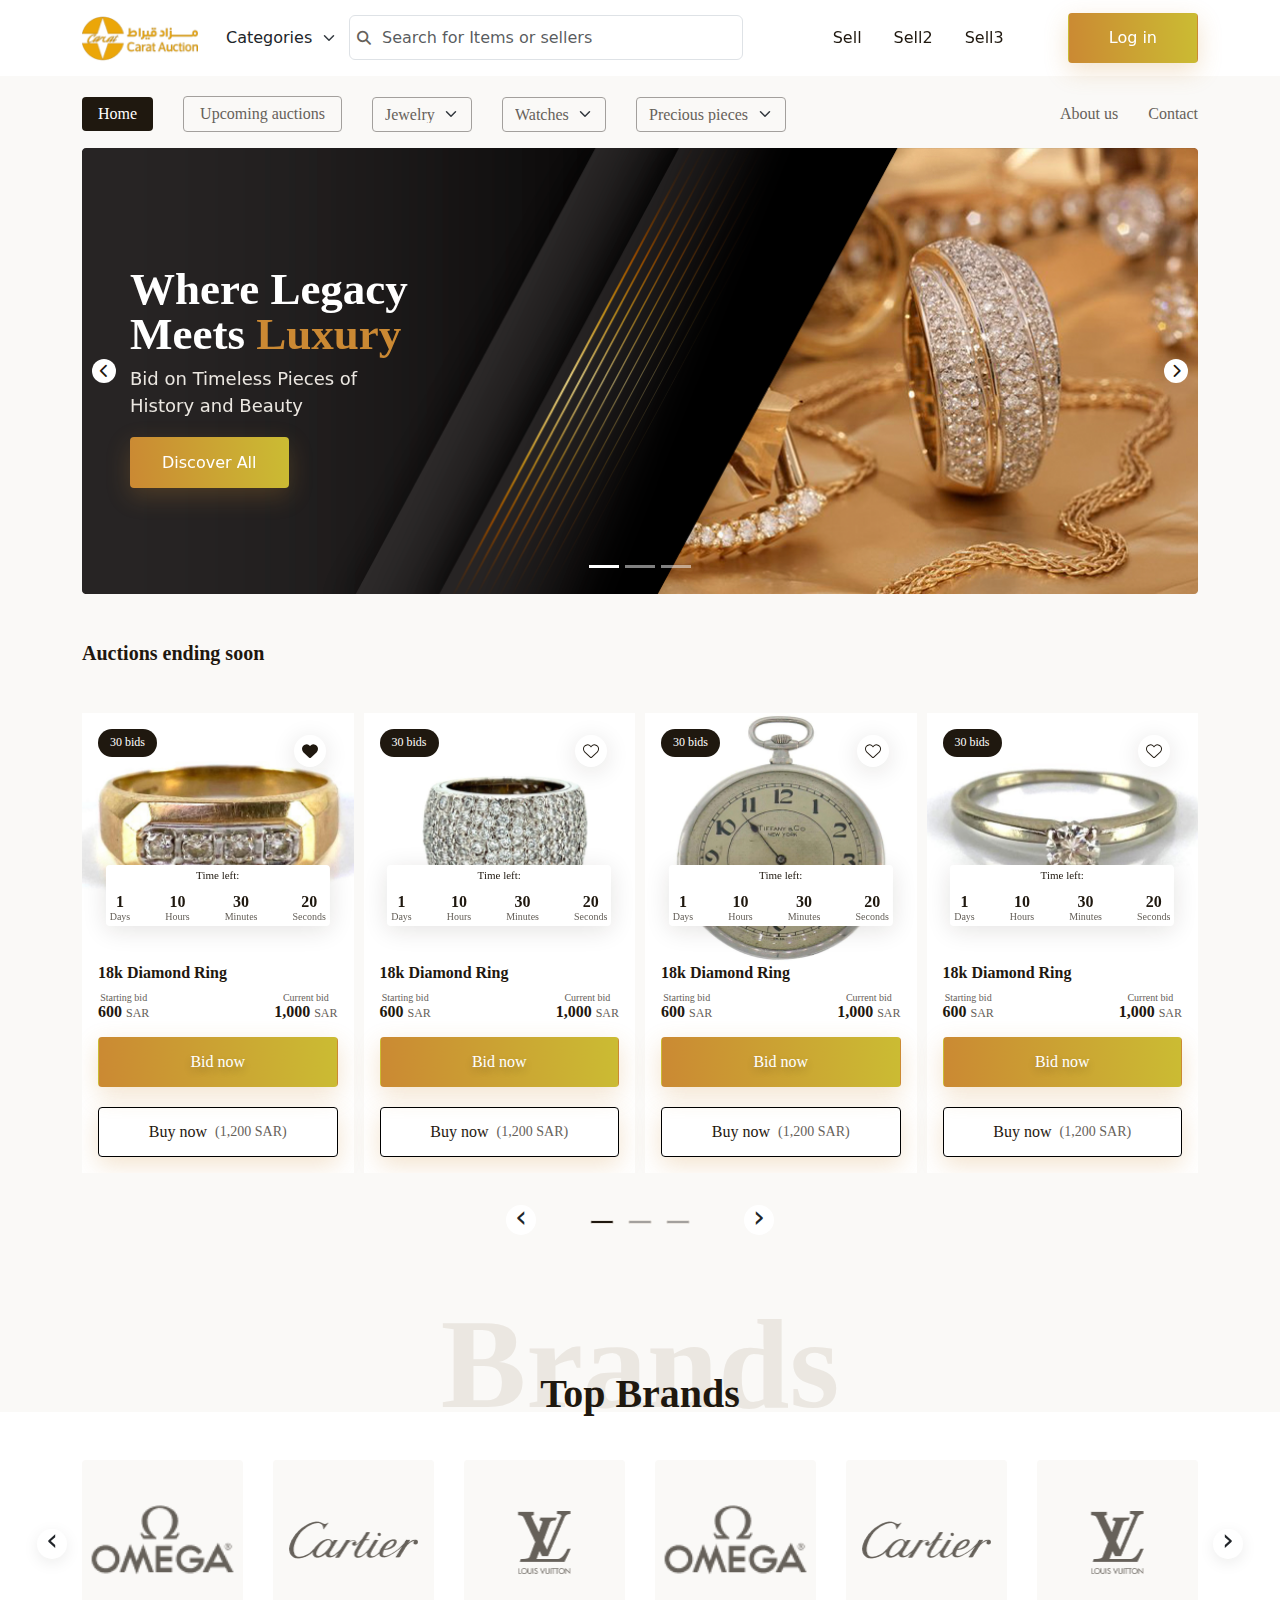
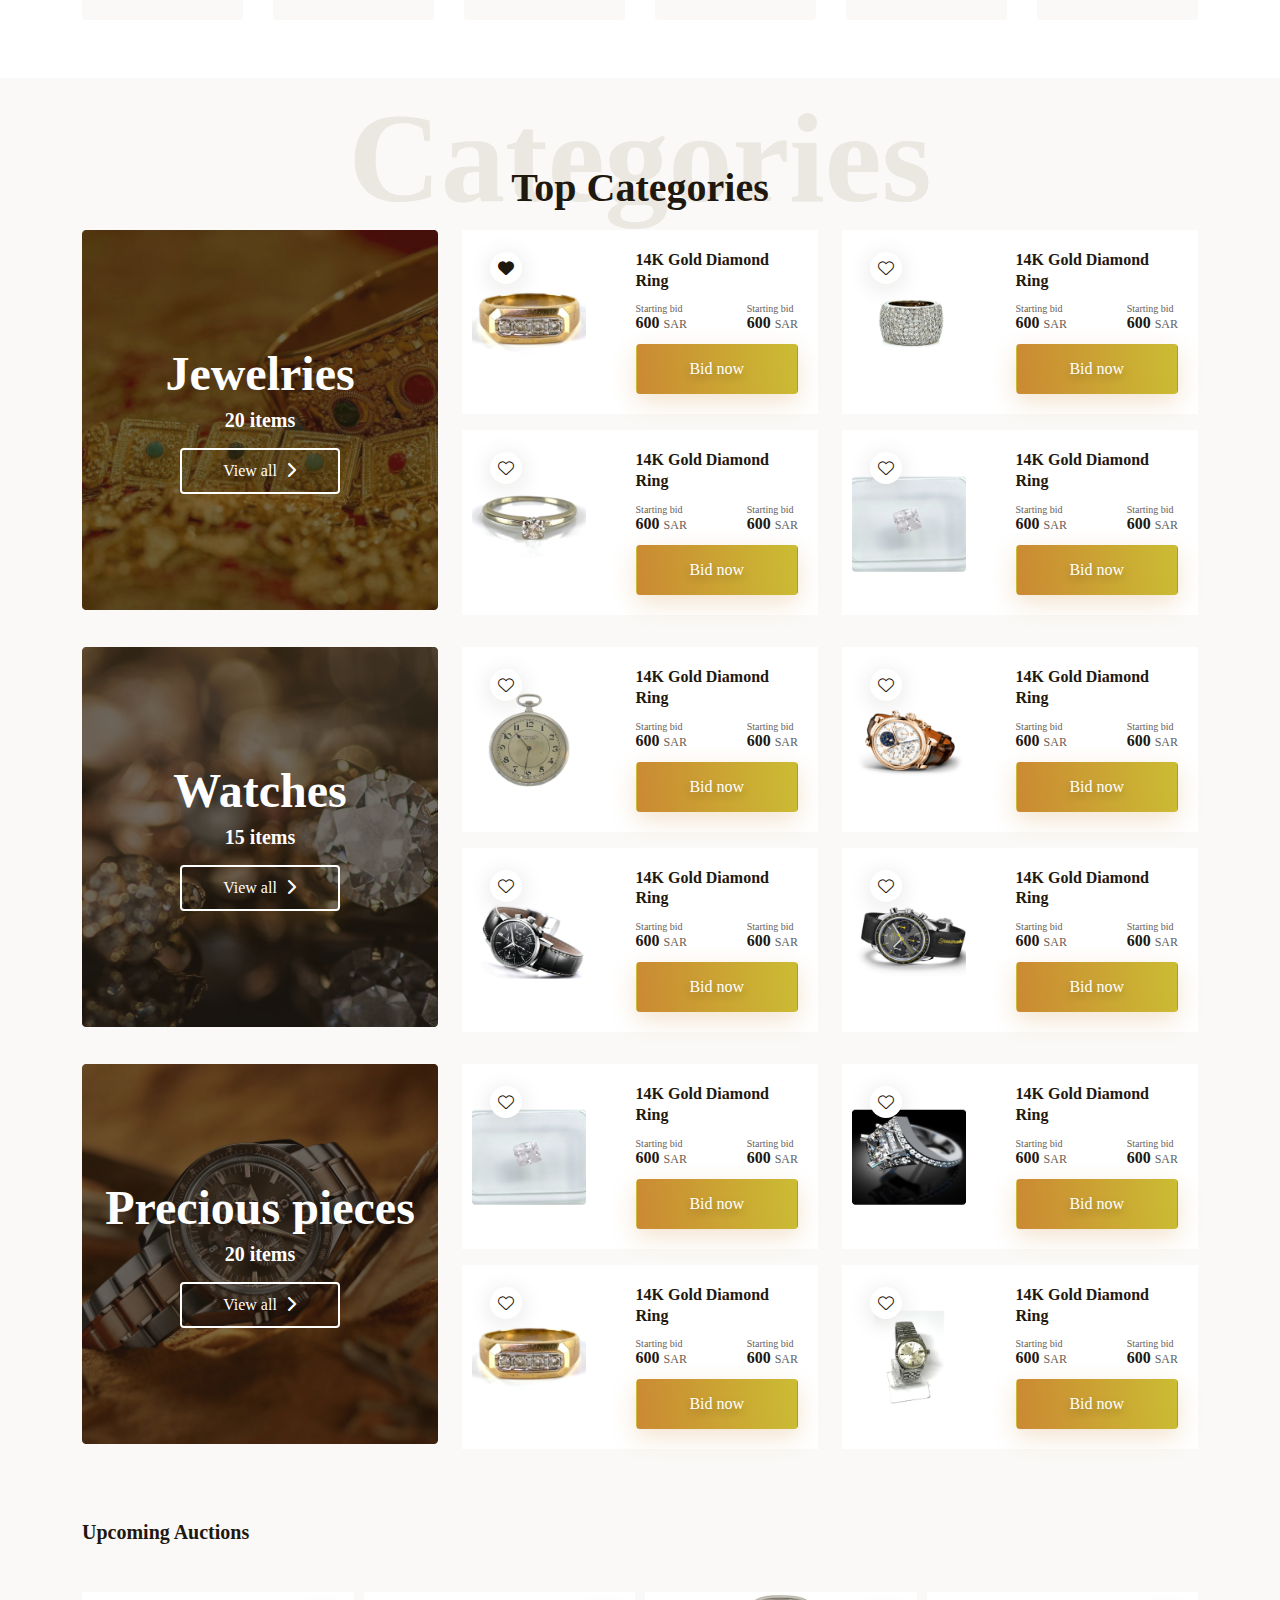
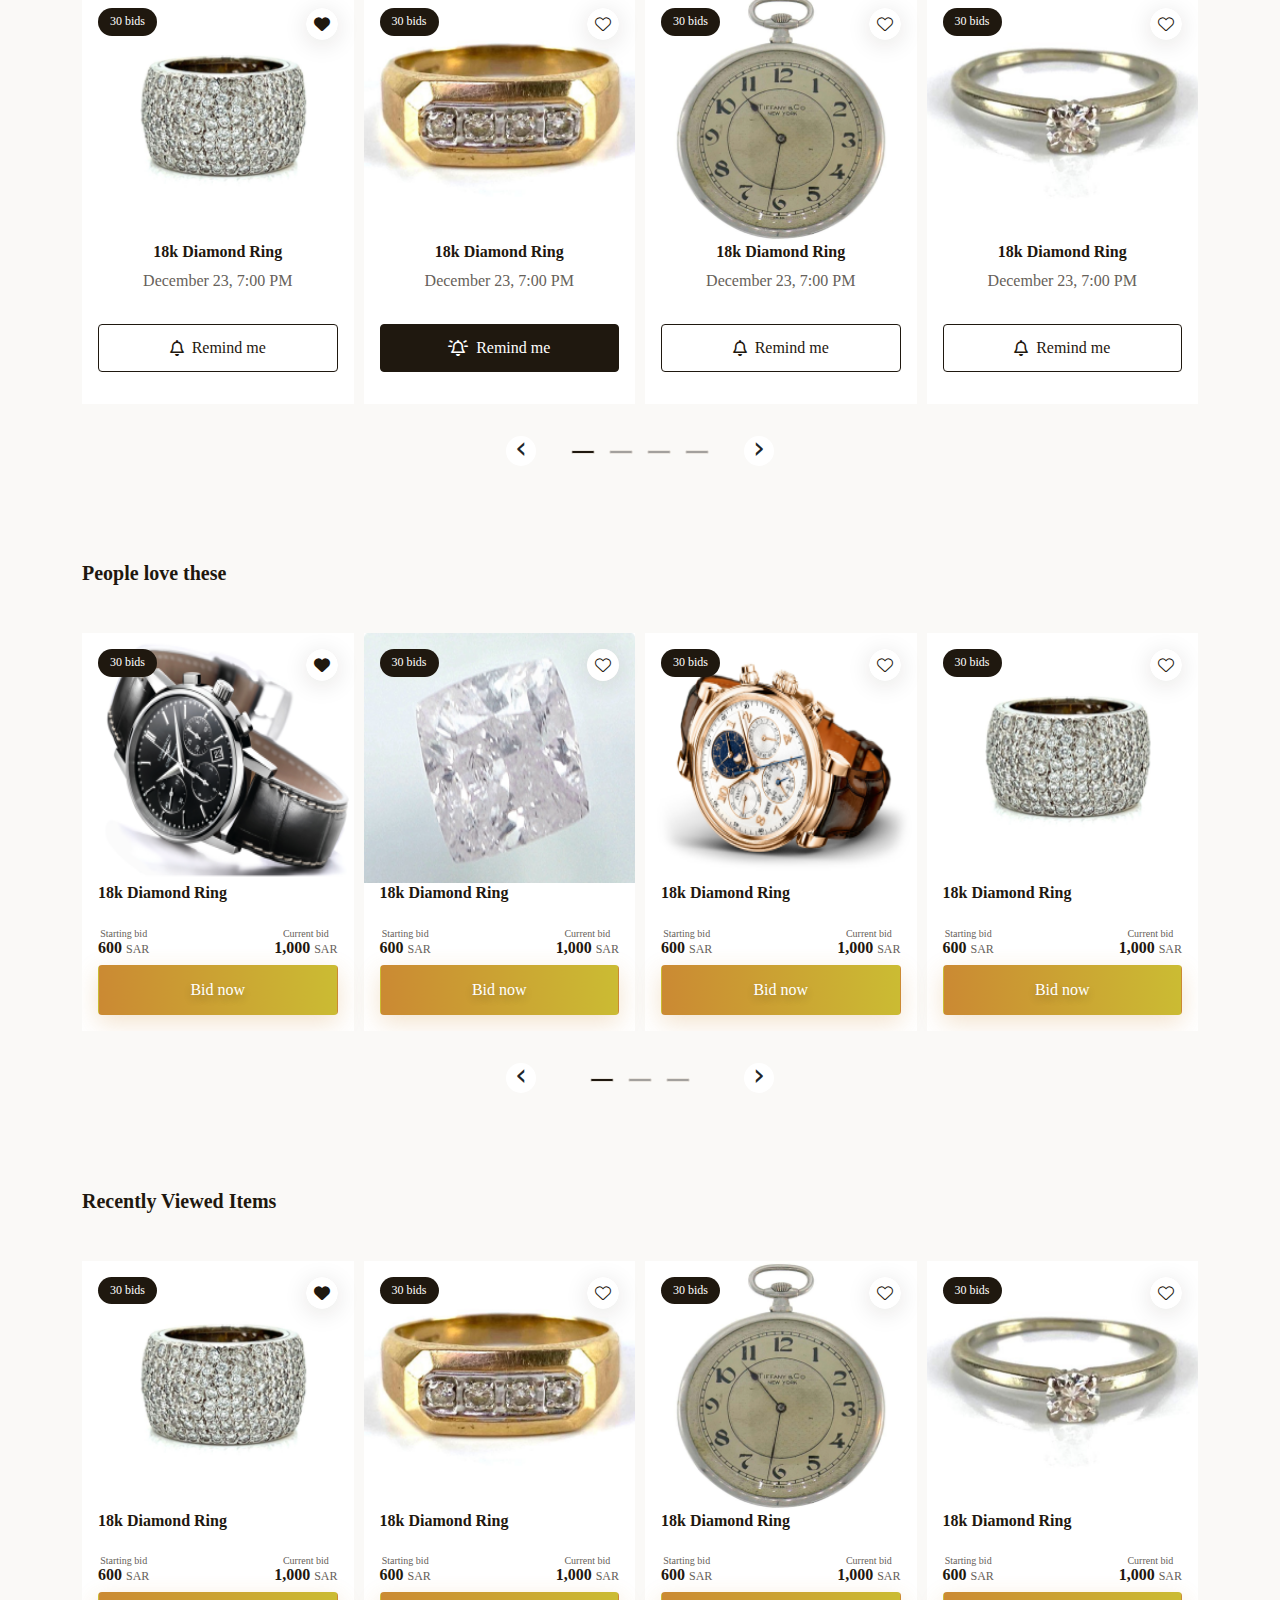
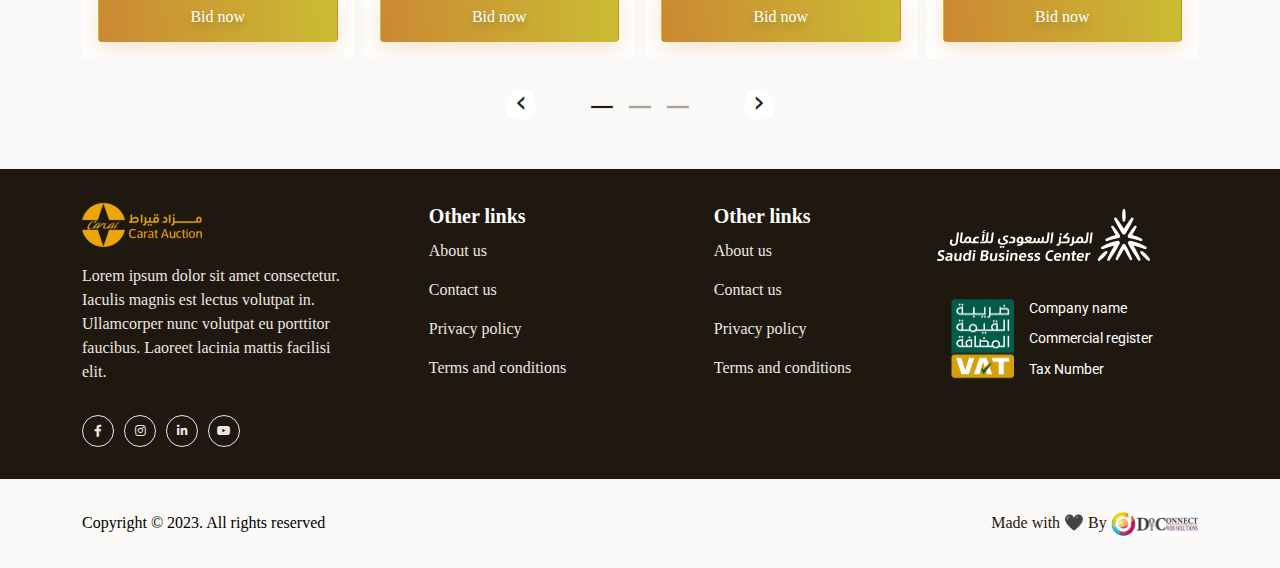
<file: index.html>
<!DOCTYPE html>
<html>

<head>

  <meta name="description"
    content="A website that sells all products, such as washing machines, refrigerators, computer screens, and mobile phones" />
  <meta name="keywords" content="ecommerce, shopping" />
  <meta name="author" content="Wazin" />
  <meta http-equiv="content-Type" content="text/html;charset=UTF-8" />
  <meta name="viewport" content="width=device-width, initial-scale=1.0" />
  <title>Wazin</title>
  <meta name="apple-mobile-web-app-status-bar-style" content="default" />
  <link rel="icon" href="images/test/hover-image-01.webp" type="" />

  <!-- ================================================== -->
  <!-- bootstrap -->
  <link rel="stylesheet" href="css/bootstrap.min.css" />

  <!-- ================================================== -->

  <!-- fontawesome -->
  <link rel="stylesheet" href="css/all.min.css" />

  <!-- ================================================== -->
  <link rel="stylesheet" href="css/swiper-bundle.min.css" />


  <!-- Link Swiper's CSS -->
  <link rel="stylesheet" href="css/owl.carousel.min.css" />
  <link rel="stylesheet" href="css/owl.theme.default.min.css" />
  <!-- ================================================== -->
  <!-- style css en & ar -->

  <!-- the compressed, production -->
  <link rel="stylesheet" href="css/style-en.css" />
  <!-- <link rel="stylesheet" href="css/style-ar.css" /> -->


  <!-- ================================================== -->

  <style>
    :root {
      /* --mainColor: #5d1be0; */
    }
  </style>
  <!-- ================================================== -->
</head>

<body>


  <!-- ================================================== -->
  <!-- navbar -->
  <nav>
    <div class="box-nav">
      <div class="container">

        <div class="box-items-nav">
          <div class="d-flex gap-3">
            <div class="box-logo-nav">
              <a href="index.html">
                <img src="images/test/logo-nav.png" alt="" />
              </a>
            </div>

            <div class="d-flex align-items-center justify-content-center">
              <div class="box-Categories-nav box-Categories-nav-1">
                <select class="form-select select-Categories" aria-label="Default select example">
                  <option selected>Categories</option>
                  <option value="1">One</option>
                  <option value="2">Two</option>
                  <option value="3">Three</option>
                </select>
              </div>
              <div class="box-Search-nav">
                <input type="text" class="form-control Search-nav" placeholder="Search for Items or sellers">
                <div class="icon-Search-nav"><i class="fa-solid fa-magnifying-glass"></i></div>
              </div>
            </div>
          </div>

          <div class="box-list-link-nav-1">
            <ul class="box-lists-ul">
              <li class="item-link Favorite">
                <a href="index.html"></a>
              </li>
              <li class="item-link">
                <a href="index.html">Sell</a>
              </li>
              <li class="item-link">
                <a href="index.html">Sell2</a>
              </li>
              <li class="item-link">
                <a href="index.html">Sell3</a>
              </li>
              <li class="item-link">
                <div class="box-Categories-nav box-Categories-nav-2">
                  <select class="form-select select-Categories" aria-label="Default select example">
                    <option selected>Categories</option>
                    <option value="1">One</option>
                    <option value="2">Two</option>
                    <option value="3">Three</option>
                  </select>
                </div>
              </li>
              <li class="item-link btn-buy-now box-button-Login-pc">
                <button type="button" data-bs-toggle="modal" data-bs-target="#logInModal" class="btn btn-Login">Log
                  in</button>
              </li>
              <li class="item-link btn-buy-now box-Search-nav-mo">
                <div class="Search-nav-mo">
                  <input type="text" class="form-control Search-nav" placeholder="Search for Items or sellers">
                  <div class="icon-Search-nav"><i class="fa-solid fa-magnifying-glass"></i></div>
                </div>
              </li>
            </ul>
          </div>
          <div class="box-menu">
            <div id="nav-icon2">
              <span></span>
              <span></span>
              <span></span>
              <span></span>
              <span></span>
              <span></span>
            </div>
          </div>
        </div>
      </div>
    </div>
  </nav>
  <!-- ================================================== -->

  <!-- ================================================== -->
  <!-- nav-2 -->
  <nav>
    <div class="container box-pc-mo-nav-2">
      <div class="nav-pc">
        <div class="box-all-item-1-2">
          <div class="box-item-1-nav-2 py-3">
            <div class="item-link-nav-2">
              <a class="link-nav-2 active-nav-2" href="">Home</a>
            </div>

            <div class="box-Upcoming-auctions">
              <a href="">Upcoming auctions</a>
            </div>
            <div>
              <select class="form-select select-nav-2" aria-label="Default select example">
                <option selected>Jewelry</option>
                <option value="1">One</option>
                <option value="2">Two</option>
                <option value="3">Three</option>
              </select>
            </div>
            <div>
              <select class="form-select select-nav-2" aria-label="Default select example">
                <option selected>Watches</option>
                <option value="1">One</option>
                <option value="2">Two</option>
                <option value="3">Three</option>
              </select>
            </div>
            <div>
              <select class="form-select select-nav-2" aria-label="Default select example">
                <option selected>Precious pieces</option>
                <option value="1">One</option>
                <option value="2">Two</option>
                <option value="3">Three</option>
              </select>
            </div>
          </div>

          <div class=" box-item-2-nav-2">
            <div>
              <div class="item-link-nav-2">
                <a class="link-nav-2" href="">About us</a>
              </div>
            </div>
            <div>
              <div class="item-link-nav-2">
                <a class="link-nav-2" href="">Contact</a>
              </div>
            </div>
          </div>
        </div>
      </div>

      <div class="nav-mo">
        <div class="box-all-item-1-2 ">
          <div class="d-flex justify-content-between align-items-center my-3">
            <div class="box-item-1-nav-2">
              <div class="item-link-nav-2">
                <a class="link-nav-2 active-nav-2" href="">Home</a>
              </div>

              <div>
                <div class="item-link-nav-2">
                  <a class="link-nav-2" href="">About us</a>
                </div>
              </div>
              <div>
                <div class="item-link-nav-2">
                  <a class="link-nav-2" href="">Contact</a>
                </div>
              </div>
            </div>
            <div class="d-flex gap-3 align-items-center">
              <div class="box-Upcoming-auctions">
                <a href="">Upcoming auctions</a>
              </div>
              <div class="item-link btn-buy-now box-button-Login-mo">
                <button type="button" data-bs-toggle="modal" data-bs-target="#logInModal" class="btn btn-Login"><i class="fa-solid fa-user"></i></button>
              </div>
            </div>
          </div>

          <div class=" box-item-2-nav-2  mb-3">
            <div>
              <select class="form-select select-nav-2" aria-label="Default select example">
                <option selected>Jewelry</option>
                <option value="1">One</option>
                <option value="2">Two</option>
                <option value="3">Three</option>
              </select>
            </div>
            <div>
              <select class="form-select select-nav-2" aria-label="Default select example">
                <option selected>Watches</option>
                <option value="1">One</option>
                <option value="2">Two</option>
                <option value="3">Three</option>
              </select>
            </div>
            <div>
              <select class="form-select select-nav-2" aria-label="Default select example">
                <option selected>Precious pieces</option>
                <option value="1">One</option>
                <option value="2">Two</option>
                <option value="3">Three</option>
              </select>
            </div>
          </div>
        </div>
      </div>

    </div>
  </nav>
  <!-- ================================================== -->

  <!-- ================================================================================================================= -->
  <!-- Log In Modal-->
  <section>
    <div class="box-Modal-LogIn">
      <div class="modal fade" id="logInModal" tabindex="-1" aria-labelledby="exampleModalLabel" aria-hidden="true">
        <div class="modal-dialog modal-dialog-centered modal-dialog-LogIn">
          <div class="modal-content">
            <div class="modal-body">
              <!-- phone -->
              <div class="box-phone-login">
                <div class="box-close-modal">
                  <button type="button" class="btn-close" data-bs-dismiss="modal" aria-label="Close"></button>
                </div>
                <div class="row align-items-center">
                  <div class="col-xxl-6 col-xl-6 col-lg-6 col-md-12 col-sm-12 d-none d-lg-block">
                    <div class="box-img-login-modal">
                      <img src="images/test/Categories-1.png" alt="">
                    </div>
                  </div>
                  <div class="col-xxl-6 col-xl-6 col-lg-6 col-md-12 col-sm-12">
                    <div class="box-img-logo-login">
                      <img src="images/test/logo-nav.png" alt="">
                    </div>
                    <form action="">
                      <label for="input-phone" class="form-label label-phone">Mobile number</label>
                      <input type="tel" class="form-control input-phone" id="input-phone" placeholder="">
                      <button type="button" class="btn btn-LogIn-Modal" id="btnLogIn">Log in</button>
                    </form>
                  </div>
                </div>
              </div>

              <!-- otp -->
              <div class="box-otp-login">
                <div class="box-close-modal">
                  <button type="button" class="btn-close" data-bs-dismiss="modal" aria-label="Close"></button>
                </div>
                <div class="row align-items-center">
                  <div class="col-xxl-6 col-xl-6 col-lg-6 col-md-12 col-sm-12 d-none d-lg-block">
                    <div class="box-img-login-modal">
                      <img src="images/test/Categories-1.png" alt="">
                    </div>
                  </div>
                  <div class="col-xxl-6 col-xl-6 col-lg-6 col-md-12 col-sm-12">
                    <div class="box-img-logo-login">
                      <img src="images/test/logo-nav.png" alt="">
                    </div>
                    <form action="">
                      <p>Please enter verification code we sent to your mobile <span>01023456789</span></p>
                      <input type="tel" class="form-control input-phone" id="input-phone" placeholder="">

                      <div class="d-flex align-items-center justify-content-center box-btn-Resend-OTP">
                        <span>Not yet get?</span>
                        <button class="btn btn-Resend-OTP">Resend OTP</button>
                      </div>

                    </form>
                  </div>
                </div>
              </div>
            </div>
          </div>
        </div>
      </div>
    </div>
  </section>
  <!-- ================================================================================================================= -->


  <!-- ================================================== -->
  <!-- header-Slider -->
  <header>
    <div class="box-header">
      <div class="container">
        <div id="carouselExampleIndicators" class="carousel slide">
          <div class="carousel-indicators">
            <button type="button" data-bs-target="#carouselExampleIndicators" data-bs-slide-to="0" class="active"
              aria-current="true" aria-label="Slide 1"></button>
            <button type="button" data-bs-target="#carouselExampleIndicators" data-bs-slide-to="1"
              aria-label="Slide 2"></button>
            <button type="button" data-bs-target="#carouselExampleIndicators" data-bs-slide-to="2"
              aria-label="Slide 3"></button>
          </div>
          <div class="carousel-inner">
            <div class="carousel-item active">
              <img src="images/test/header-img.png" class="d-block w-100" alt="...">

              <div class="box-text-carousel-item">
                <div class="d-flex align-items-center h-100">
                  <div>
                    <h1>Where Legacy Meets <span>Luxury</span></h1>
                    <p>Bid on Timeless Pieces of History and Beauty</p>
                    <div class="pt-3"><a class="link-Discover" href="#">Discover All</a></div>
                  </div>
                </div>
              </div>
            </div>
            <div class="carousel-item">
              <img src="images/test/header-img.png" class="d-block w-100" alt="...">
              <div class="box-text-carousel-item">
                <div class="d-flex align-items-center h-100">
                  <div>
                    <h1>Where Legacy Meets <span>Luxury</span></h1>
                    <p>Bid on Timeless Pieces of History and Beauty</p>
                    <div class="pt-3"><a class="link-Discover" href="#">Discover All</a></div>
                  </div>
                </div>
              </div>
            </div>
            <div class="carousel-item">
              <img src="images/test/header-img.png" class="d-block w-100" alt="...">
              <div class="box-text-carousel-item">
                <div class="d-flex align-items-center h-100">
                  <div>
                    <h1>Where Legacy Meets <span>Luxury</span></h1>
                    <p>Bid on Timeless Pieces of History and Beauty</p>
                    <div class="pt-3"><a class="link-Discover" href="#">Discover All</a></div>
                  </div>
                </div>
              </div>
            </div>
          </div>
          <button class="carousel-control-prev" type="button" data-bs-target="#carouselExampleIndicators"
            data-bs-slide="prev">
            <span aria-hidden="true"><i class="fa-solid fa-chevron-left"></i></span>
            <span class="visually-hidden">Previous</span>
          </button>
          <button class="carousel-control-next" type="button" data-bs-target="#carouselExampleIndicators"
            data-bs-slide="next">
            <span aria-hidden="true"><i class="fa-solid fa-chevron-right"></i></span>
            <span class="visually-hidden">Next</span>
          </button>
        </div>
      </div>
    </div>
  </header>
  <!-- ================================================== -->
  <!-- ================================================== -->

  <section>
    <div class="py-5">
      <div class="container">
        <div class="box-head-Auctions">
          <h2>Auctions ending soon</h2>
        </div>

        <div class="box-item-Auctions">
          <div class="owl-carousel owl-product owl-theme">
            <div class="item">
              <div class="product-item product-Bid-now-pris">
                <a href="Product-Details.html">
                  <div class="img-product">
                    <img src="images/test/Rectangle2.png" alt="">
                  </div>
                </a>
                <div class="product-item-text">
                  <div>
                    <div class="bids">30 bids</div>
                  </div>
                  <div>
                    <button class="btn product-Favorite active-Favorite"></button>
                  </div>
                  <div class="box-product-Time">
                    <div class="">
                      <h5>Time left:</h5>
                    </div>
                    <ul class="box-Time">
                      <li class="">
                        <h6>1</h6>
                        <div class="text-time">Days</div>
                      </li>
                      <li class="">
                        <h6>10</h6>
                        <div class="text-time">Hours</div>
                      </li>
                      <li class="">
                        <h6>30</h6>
                        <div class="text-time">Minutes</div>
                      </li>
                      <li class="">
                        <h6>20</h6>
                        <div class="text-time">Seconds</div>
                      </li>
                    </ul>
                  </div>
                  <h3>18k Diamond Ring</h3>
                  <div class="d-flex align-items-center justify-content-between my-2">
                    <div class="box-Starting">
                      <div class="item-Starting">Starting bid</div>
                      <h4>600 <span>SAR</span></h4>
                    </div>
                    <div class="box-Current">
                      <div class="item-Current">Current bid</div>
                      <h4>1,000 <span>SAR</span></h4>
                    </div>
                  </div>

                  <div class="box-btn-now-1">
                    <button class=" btn btn-bid-now">Bid now</button><!-- d-none -->
                  </div>

                  <div class="box-btn-Buy-now box-btn-now-1">
                    <button class="btn btn-Buy-now">Buy now <span>(1,200 SAR)</span></button><!-- d-none -->
                  </div>

                </div>
              </div>
            </div>
            <div class="item ">
              <div class="product-item product-Bid-now-pris">

                <a href="Product-Details.html">
                  <div class="img-product">
                    <img src="images/test/Rectangle1.png" alt="">
                  </div>
                </a>
                <div class="product-item-text">
                  <div>
                    <div class="bids">30 bids</div>
                  </div>
                  <div>
                    <button class="btn product-Favorite"></button>
                  </div>
                  <div class="box-product-Time">
                    <div class="">
                      <h5>Time left:</h5>
                    </div>
                    <ul class="box-Time">
                      <li class="">
                        <h6>1</h6>
                        <div class="text-time">Days</div>
                      </li>
                      <li class="">
                        <h6>10</h6>
                        <div class="text-time">Hours</div>
                      </li>
                      <li class="">
                        <h6>30</h6>
                        <div class="text-time">Minutes</div>
                      </li>
                      <li class="">
                        <h6>20</h6>
                        <div class="text-time">Seconds</div>
                      </li>
                    </ul>
                  </div>
                  <h3>18k Diamond Ring</h3>
                  <div class="d-flex align-items-center justify-content-between my-2">
                    <div class="box-Starting">
                      <div class="item-Starting">Starting bid</div>
                      <h4>600 <span>SAR</span></h4>
                    </div>
                    <div class="box-Current">
                      <div class="item-Current">Current bid</div>
                      <h4>1,000 <span>SAR</span></h4>
                    </div>
                  </div>

                  <div class="box-btn-now-1">
                    <button class="btn btn-bid-now">Bid now</button>
                  </div>

                  <div class="box-btn-Buy-now box-btn-now-1">
                    <button class="btn btn-Buy-now">Buy now <span>(1,200 SAR)</span></button>
                  </div>

                </div>
              </div>
            </div>
            <div class="item ">
              <div class="product-item product-Bid-now-pris">

                <a href="Product-Details.html">
                  <div class="img-product">
                    <img src="images/test/Rectangle3.png" alt="">
                  </div>
                </a>
                <div class="product-item-text">
                  <div>
                    <div class="bids">30 bids</div>
                  </div>
                  <div>
                    <button class="btn product-Favorite"></button>
                  </div>
                  <div class="box-product-Time">
                    <div class="">
                      <h5>Time left:</h5>
                    </div>
                    <ul class="box-Time">
                      <li class="">
                        <h6>1</h6>
                        <div class="text-time">Days</div>
                      </li>
                      <li class="">
                        <h6>10</h6>
                        <div class="text-time">Hours</div>
                      </li>
                      <li class="">
                        <h6>30</h6>
                        <div class="text-time">Minutes</div>
                      </li>
                      <li class="">
                        <h6>20</h6>
                        <div class="text-time">Seconds</div>
                      </li>
                    </ul>
                  </div>
                  <h3>18k Diamond Ring</h3>
                  <div class="d-flex align-items-center justify-content-between my-2">
                    <div class="box-Starting">
                      <div class="item-Starting">Starting bid</div>
                      <h4>600 <span>SAR</span></h4>
                    </div>
                    <div class="box-Current">
                      <div class="item-Current">Current bid</div>
                      <h4>1,000 <span>SAR</span></h4>
                    </div>
                  </div>

                  <div class="box-btn-now-1">
                    <button class="btn btn-bid-now">Bid now</button>
                  </div>

                  <div class="box-btn-Buy-now box-btn-now-1">
                    <button class="btn btn-Buy-now">Buy now <span>(1,200 SAR)</span></button>
                  </div>

                </div>
              </div>
            </div>
            <div class="item ">
              <div class="product-item product-Bid-now-pris">

                <a href="Product-Details.html">
                  <div class="img-product">
                    <img src="images/test/Rectangle4.png" alt="">
                  </div>
                </a>
                <div class="product-item-text">
                  <div>
                    <div class="bids">30 bids</div>
                  </div>
                  <div>
                    <button class="btn product-Favorite"></button>
                  </div>
                  <div class="box-product-Time">
                    <div class="">
                      <h5>Time left:</h5>
                    </div>
                    <ul class="box-Time">
                      <li class="">
                        <h6>1</h6>
                        <div class="text-time">Days</div>
                      </li>
                      <li class="">
                        <h6>10</h6>
                        <div class="text-time">Hours</div>
                      </li>
                      <li class="">
                        <h6>30</h6>
                        <div class="text-time">Minutes</div>
                      </li>
                      <li class="">
                        <h6>20</h6>
                        <div class="text-time">Seconds</div>
                      </li>
                    </ul>
                  </div>
                  <h3>18k Diamond Ring</h3>
                  <div class="d-flex align-items-center justify-content-between my-2">
                    <div class="box-Starting">
                      <div class="item-Starting">Starting bid</div>
                      <h4>600 <span>SAR</span></h4>
                    </div>
                    <div class="box-Current">
                      <div class="item-Current">Current bid</div>
                      <h4>1,000 <span>SAR</span></h4>
                    </div>
                  </div>

                  <div class="box-btn-now-1">
                    <button class="btn btn-bid-now">Bid now</button>
                  </div>

                  <div class="box-btn-Buy-now box-btn-now-1">
                    <button class="btn btn-Buy-now">Buy now <span>(1,200 SAR)</span></button>
                  </div>

                </div>
              </div>
            </div>

            <div class="item">
              <div class="product-item product-Bid-now-pris">
                <a href="Product-Details.html">
                  <div class="img-product">
                    <img src="images/test/Rectangle2.png" alt="">
                  </div>
                </a>
                <div class="product-item-text">
                  <div>
                    <div class="bids">30 bids</div>
                  </div>
                  <div>
                    <button class="btn product-Favorite active-Favorite"></button>
                  </div>
                  <div class="box-product-Time">
                    <div class="">
                      <h5>Time left:</h5>
                    </div>
                    <ul class="box-Time">
                      <li class="">
                        <h6>1</h6>
                        <div class="text-time">Days</div>
                      </li>
                      <li class="">
                        <h6>10</h6>
                        <div class="text-time">Hours</div>
                      </li>
                      <li class="">
                        <h6>30</h6>
                        <div class="text-time">Minutes</div>
                      </li>
                      <li class="">
                        <h6>20</h6>
                        <div class="text-time">Seconds</div>
                      </li>
                    </ul>
                  </div>
                  <h3>18k Diamond Ring</h3>
                  <div class="d-flex align-items-center justify-content-between my-2">
                    <div class="box-Starting">
                      <div class="item-Starting">Starting bid</div>
                      <h4>600 <span>SAR</span></h4>
                    </div>
                    <div class="box-Current">
                      <div class="item-Current">Current bid</div>
                      <h4>1,000 <span>SAR</span></h4>
                    </div>
                  </div>

                  <div class="box-btn-now-1">
                    <button class=" btn btn-bid-now">Bid now</button><!-- d-none -->
                  </div>

                  <div class="box-btn-Buy-now box-btn-now-1">
                    <button class="btn btn-Buy-now">Buy now <span>(1,200 SAR)</span></button><!-- d-none -->
                  </div>

                </div>
              </div>
            </div>
            <div class="item ">
              <div class="product-item product-Bid-now-pris">

                <a href="Product-Details.html">
                  <div class="img-product">
                    <img src="images/test/Rectangle1.png" alt="">
                  </div>
                </a>
                <div class="product-item-text">
                  <div>
                    <div class="bids">30 bids</div>
                  </div>
                  <div>
                    <button class="btn product-Favorite"></button>
                  </div>
                  <div class="box-product-Time">
                    <div class="">
                      <h5>Time left:</h5>
                    </div>
                    <ul class="box-Time">
                      <li class="">
                        <h6>1</h6>
                        <div class="text-time">Days</div>
                      </li>
                      <li class="">
                        <h6>10</h6>
                        <div class="text-time">Hours</div>
                      </li>
                      <li class="">
                        <h6>30</h6>
                        <div class="text-time">Minutes</div>
                      </li>
                      <li class="">
                        <h6>20</h6>
                        <div class="text-time">Seconds</div>
                      </li>
                    </ul>
                  </div>
                  <h3>18k Diamond Ring</h3>
                  <div class="d-flex align-items-center justify-content-between my-2">
                    <div class="box-Starting">
                      <div class="item-Starting">Starting bid</div>
                      <h4>600 <span>SAR</span></h4>
                    </div>
                    <div class="box-Current">
                      <div class="item-Current">Current bid</div>
                      <h4>1,000 <span>SAR</span></h4>
                    </div>
                  </div>

                  <div class="box-btn-now-1">
                    <button class="btn btn-bid-now">Bid now</button>
                  </div>

                  <div class="box-btn-Buy-now box-btn-now-1">
                    <button class="btn btn-Buy-now">Buy now <span>(1,200 SAR)</span></button>
                  </div>

                </div>
              </div>
            </div>
            <div class="item ">
              <div class="product-item product-Bid-now-pris">

                <a href="Product-Details.html">
                  <div class="img-product">
                    <img src="images/test/Rectangle3.png" alt="">
                  </div>
                </a>
                <div class="product-item-text">
                  <div>
                    <div class="bids">30 bids</div>
                  </div>
                  <div>
                    <button class="btn product-Favorite"></button>
                  </div>
                  <div class="box-product-Time">
                    <div class="">
                      <h5>Time left:</h5>
                    </div>
                    <ul class="box-Time">
                      <li class="">
                        <h6>1</h6>
                        <div class="text-time">Days</div>
                      </li>
                      <li class="">
                        <h6>10</h6>
                        <div class="text-time">Hours</div>
                      </li>
                      <li class="">
                        <h6>30</h6>
                        <div class="text-time">Minutes</div>
                      </li>
                      <li class="">
                        <h6>20</h6>
                        <div class="text-time">Seconds</div>
                      </li>
                    </ul>
                  </div>
                  <h3>18k Diamond Ring</h3>
                  <div class="d-flex align-items-center justify-content-between my-2">
                    <div class="box-Starting">
                      <div class="item-Starting">Starting bid</div>
                      <h4>600 <span>SAR</span></h4>
                    </div>
                    <div class="box-Current">
                      <div class="item-Current">Current bid</div>
                      <h4>1,000 <span>SAR</span></h4>
                    </div>
                  </div>

                  <div class="box-btn-now-1">
                    <button class="btn btn-bid-now">Bid now</button>
                  </div>

                  <div class="box-btn-Buy-now box-btn-now-1">
                    <button class="btn btn-Buy-now">Buy now <span>(1,200 SAR)</span></button>
                  </div>

                </div>
              </div>
            </div>
            <div class="item ">
              <div class="product-item product-Bid-now-pris">

                <a href="Product-Details.html">
                  <div class="img-product">
                    <img src="images/test/Rectangle4.png" alt="">
                  </div>
                </a>
                <div class="product-item-text">
                  <div>
                    <div class="bids">30 bids</div>
                  </div>
                  <div>
                    <button class="btn product-Favorite"></button>
                  </div>
                  <div class="box-product-Time">
                    <div class="">
                      <h5>Time left:</h5>
                    </div>
                    <ul class="box-Time">
                      <li class="">
                        <h6>1</h6>
                        <div class="text-time">Days</div>
                      </li>
                      <li class="">
                        <h6>10</h6>
                        <div class="text-time">Hours</div>
                      </li>
                      <li class="">
                        <h6>30</h6>
                        <div class="text-time">Minutes</div>
                      </li>
                      <li class="">
                        <h6>20</h6>
                        <div class="text-time">Seconds</div>
                      </li>
                    </ul>
                  </div>
                  <h3>18k Diamond Ring</h3>
                  <div class="d-flex align-items-center justify-content-between my-2">
                    <div class="box-Starting">
                      <div class="item-Starting">Starting bid</div>
                      <h4>600 <span>SAR</span></h4>
                    </div>
                    <div class="box-Current">
                      <div class="item-Current">Current bid</div>
                      <h4>1,000 <span>SAR</span></h4>
                    </div>
                  </div>

                  <div class="box-btn-now-1">
                    <button class="btn btn-bid-now">Bid now</button>
                  </div>

                  <div class="box-btn-Buy-now box-btn-now-1">
                    <button class="btn btn-Buy-now">Buy now <span>(1,200 SAR)</span></button>
                  </div>

                </div>
              </div>
            </div>

            <div class="item">
              <div class="product-item product-Bid-now-pris">
                <a href="Product-Details.html">
                  <div class="img-product">
                    <img src="images/test/Rectangle2.png" alt="">
                  </div>
                </a>
                <div class="product-item-text">
                  <div>
                    <div class="bids">30 bids</div>
                  </div>
                  <div>
                    <button class="btn product-Favorite active-Favorite"></button>
                  </div>
                  <div class="box-product-Time">
                    <div class="">
                      <h5>Time left:</h5>
                    </div>
                    <ul class="box-Time">
                      <li class="">
                        <h6>1</h6>
                        <div class="text-time">Days</div>
                      </li>
                      <li class="">
                        <h6>10</h6>
                        <div class="text-time">Hours</div>
                      </li>
                      <li class="">
                        <h6>30</h6>
                        <div class="text-time">Minutes</div>
                      </li>
                      <li class="">
                        <h6>20</h6>
                        <div class="text-time">Seconds</div>
                      </li>
                    </ul>
                  </div>
                  <h3>18k Diamond Ring</h3>
                  <div class="d-flex align-items-center justify-content-between my-2">
                    <div class="box-Starting">
                      <div class="item-Starting">Starting bid</div>
                      <h4>600 <span>SAR</span></h4>
                    </div>
                    <div class="box-Current">
                      <div class="item-Current">Current bid</div>
                      <h4>1,000 <span>SAR</span></h4>
                    </div>
                  </div>

                  <div class="box-btn-now-1">
                    <button class=" btn btn-bid-now">Bid now</button><!-- d-none -->
                  </div>

                  <div class="box-btn-Buy-now box-btn-now-1">
                    <button class="btn btn-Buy-now">Buy now <span>(1,200 SAR)</span></button><!-- d-none -->
                  </div>

                </div>
              </div>
            </div>
            <div class="item ">
              <div class="product-item product-Bid-now-pris">

                <a href="Product-Details.html">
                  <div class="img-product">
                    <img src="images/test/Rectangle1.png" alt="">
                  </div>
                </a>
                <div class="product-item-text">
                  <div>
                    <div class="bids">30 bids</div>
                  </div>
                  <div>
                    <button class="btn product-Favorite"></button>
                  </div>
                  <div class="box-product-Time">
                    <div class="">
                      <h5>Time left:</h5>
                    </div>
                    <ul class="box-Time">
                      <li class="">
                        <h6>1</h6>
                        <div class="text-time">Days</div>
                      </li>
                      <li class="">
                        <h6>10</h6>
                        <div class="text-time">Hours</div>
                      </li>
                      <li class="">
                        <h6>30</h6>
                        <div class="text-time">Minutes</div>
                      </li>
                      <li class="">
                        <h6>20</h6>
                        <div class="text-time">Seconds</div>
                      </li>
                    </ul>
                  </div>
                  <h3>18k Diamond Ring</h3>
                  <div class="d-flex align-items-center justify-content-between my-2">
                    <div class="box-Starting">
                      <div class="item-Starting">Starting bid</div>
                      <h4>600 <span>SAR</span></h4>
                    </div>
                    <div class="box-Current">
                      <div class="item-Current">Current bid</div>
                      <h4>1,000 <span>SAR</span></h4>
                    </div>
                  </div>

                  <div class="box-btn-now-1">
                    <button class="btn btn-bid-now">Bid now</button>
                  </div>

                  <div class="box-btn-Buy-now box-btn-now-1">
                    <button class="btn btn-Buy-now">Buy now <span>(1,200 SAR)</span></button>
                  </div>

                </div>
              </div>
            </div>
            <div class="item ">
              <div class="product-item product-Bid-now-pris">

                <a href="Product-Details.html">
                  <div class="img-product">
                    <img src="images/test/Rectangle3.png" alt="">
                  </div>
                </a>
                <div class="product-item-text">
                  <div>
                    <div class="bids">30 bids</div>
                  </div>
                  <div>
                    <button class="btn product-Favorite"></button>
                  </div>
                  <div class="box-product-Time">
                    <div class="">
                      <h5>Time left:</h5>
                    </div>
                    <ul class="box-Time">
                      <li class="">
                        <h6>1</h6>
                        <div class="text-time">Days</div>
                      </li>
                      <li class="">
                        <h6>10</h6>
                        <div class="text-time">Hours</div>
                      </li>
                      <li class="">
                        <h6>30</h6>
                        <div class="text-time">Minutes</div>
                      </li>
                      <li class="">
                        <h6>20</h6>
                        <div class="text-time">Seconds</div>
                      </li>
                    </ul>
                  </div>
                  <h3>18k Diamond Ring</h3>
                  <div class="d-flex align-items-center justify-content-between my-2">
                    <div class="box-Starting">
                      <div class="item-Starting">Starting bid</div>
                      <h4>600 <span>SAR</span></h4>
                    </div>
                    <div class="box-Current">
                      <div class="item-Current">Current bid</div>
                      <h4>1,000 <span>SAR</span></h4>
                    </div>
                  </div>

                  <div class="box-btn-now-1">
                    <button class="btn btn-bid-now">Bid now</button>
                  </div>

                  <div class="box-btn-Buy-now box-btn-now-1">
                    <button class="btn btn-Buy-now">Buy now <span>(1,200 SAR)</span></button>
                  </div>

                </div>
              </div>
            </div>
            <div class="item ">
              <div class="product-item product-Bid-now-pris">

                <a href="Product-Details.html">
                  <div class="img-product">
                    <img src="images/test/Rectangle4.png" alt="">
                  </div>
                </a>
                <div class="product-item-text">
                  <div>
                    <div class="bids">30 bids</div>
                  </div>
                  <div>
                    <button class="btn product-Favorite"></button>
                  </div>
                  <div class="box-product-Time">
                    <div class="">
                      <h5>Time left:</h5>
                    </div>
                    <ul class="box-Time">
                      <li class="">
                        <h6>1</h6>
                        <div class="text-time">Days</div>
                      </li>
                      <li class="">
                        <h6>10</h6>
                        <div class="text-time">Hours</div>
                      </li>
                      <li class="">
                        <h6>30</h6>
                        <div class="text-time">Minutes</div>
                      </li>
                      <li class="">
                        <h6>20</h6>
                        <div class="text-time">Seconds</div>
                      </li>
                    </ul>
                  </div>
                  <h3>18k Diamond Ring</h3>
                  <div class="d-flex align-items-center justify-content-between my-2">
                    <div class="box-Starting">
                      <div class="item-Starting">Starting bid</div>
                      <h4>600 <span>SAR</span></h4>
                    </div>
                    <div class="box-Current">
                      <div class="item-Current">Current bid</div>
                      <h4>1,000 <span>SAR</span></h4>
                    </div>
                  </div>

                  <div class="box-btn-now-1">
                    <button class="btn btn-bid-now">Bid now</button>
                  </div>

                  <div class="box-btn-Buy-now box-btn-now-1">
                    <button class="btn btn-Buy-now">Buy now <span>(1,200 SAR)</span></button>
                  </div>
                </div>
              </div>
            </div>
          </div>
        </div>
      </div>
    </div>
  </section>

  <!-- ================================================== -->
  <!-- Brands -->
  <section>
    <div class="py-3 my-3">
      <div class="container">
        <div class="box-haed-titel py-5">
          <h2>Brands</h2>
          <h3>Top Brands</h3>
        </div>
      </div>

      <div class="box-slider-Brands">
        <div class="container">
          <div class="owl-carousel owl-Brands owl-theme">
            <div class="item">
              <div class="box-img-Brands">
                <img src="images/test/Brands-2.png" alt="">
              </div>
            </div>
            <div class="item">
              <div class="box-img-Brands">
                <img src="images/test/Brands-3.png" alt="">
              </div>
            </div>
            <div class="item">
              <div class="box-img-Brands">
                <img src="images/test/Brands-4.png" alt="">
              </div>
            </div>
            <div class="item">
              <div class="box-img-Brands">
                <img src="images/test/Brands-2.png" alt="">
              </div>
            </div>
            <div class="item">
              <div class="box-img-Brands">
                <img src="images/test/Brands-3.png" alt="">
              </div>
            </div>
            <div class="item">
              <div class="box-img-Brands">
                <img src="images/test/Brands-4.png" alt="">
              </div>
            </div>
            <div class="item">
              <div class="box-img-Brands">
                <img src="images/test/Brands-2.png" alt="">
              </div>
            </div>
            <div class="item">
              <div class="box-img-Brands">
                <img src="images/test/Brands-3.png" alt="">
              </div>
            </div>
            <div class="item">
              <div class="box-img-Brands">
                <img src="images/test/Brands-4.png" alt="">
              </div>
            </div>

            <div class="item">
              <div class="box-img-Brands">
                <img src="images/test/Brands-2.png" alt="">
              </div>
            </div>
            <div class="item">
              <div class="box-img-Brands">
                <img src="images/test/Brands-3.png" alt="">
              </div>
            </div>
            <div class="item">
              <div class="box-img-Brands">
                <img src="images/test/Brands-4.png" alt="">
              </div>
            </div>
          </div>
        </div>
      </div>
    </div>
  </section>
  <!-- ================================================== -->

  <!-- ================================================== -->
  <section>
    <div class="container">
      <div class="box-haed-titel py-5">
        <h2>Categories</h2>
        <h3>Top Categories</h3>
      </div>
      <div class="my-3">

        <div class="row my-3">
          <div class="col-xl-4 col-lg-4 col-md-12 col-sm-12 my-2">
            <div class="box-Categories-all">
              <div class="box-Categories-all-img">
                <img src="images/test/Categories-1.png" alt="">
              </div>
              <div class="box-text-Categories">
                <div class="d-flex justify-content-center align-items-center text-center h-100">
                  <div>
                    <h3>Jewelries</h3>
                    <p>20 items</p>
                    <div>
                      <a class="" href="">View all <span><i class="fa-solid fa-chevron-right"></i></span></a>
                    </div>
                  </div>
                </div>
              </div>
            </div>
          </div>
          <div class="col-xl-8 col-lg-8 col-md-12 col-sm-12">
            <div class="row justify-content-center">
              <div class="col-xl-6 col-lg-6 col-md-6 col-sm-12 my-2">
                <div class="box-item-Categories">
                  <div class="box-item-Categories-img">
                    <img src="images/test/item-Categories-1.png" alt="">
                  </div>
                  <div class="box-item-Categories-text">
                    <h4>14K Gold Diamond Ring</h4>
                    <div class="d-flex justify-content-between align-items-center py-1">
                      <div>
                        <div class="Starting-Categories">Starting bid</div>
                        <h5>600 <span class="SAR-Categories">SAR</span></h5>
                      </div>
                      <div>
                        <div class="Starting-Categories">Starting bid</div>
                        <h5>600 <span class="SAR-Categories">SAR</span></h5>
                      </div>

                    </div>
                    <div class="">
                      <button class="btn btn-bid-now">Bid now</button>
                    </div>
                    <div>
                      <button class="btn product-Favorite-Categories active-Favorite"></button>
                    </div>
                  </div>

                </div>
              </div>

              <div class="col-xl-6 col-lg-6 col-md-6 col-sm-12 my-2">
                <div class="box-item-Categories">
                  <div class="box-item-Categories-img">
                    <img src="images/test/item-Categories-2.png" alt="">
                  </div>
                  <div class="box-item-Categories-text">
                    <h4>14K Gold Diamond Ring</h4>
                    <div class="d-flex justify-content-between align-items-center py-1">
                      <div>
                        <div class="Starting-Categories">Starting bid</div>
                        <h5>600 <span class="SAR-Categories">SAR</span></h5>
                      </div>
                      <div>
                        <div class="Starting-Categories">Starting bid</div>
                        <h5>600 <span class="SAR-Categories">SAR</span></h5>
                      </div>

                    </div>
                    <div class="">
                      <button class="btn btn-bid-now">Bid now</button>
                    </div>
                    <div>
                      <button class="btn product-Favorite-Categories "></button>
                    </div>
                  </div>
                </div>
              </div>
              <div class="col-xl-6 col-lg-6 col-md-6 col-sm-12 my-2">
                <div class="box-item-Categories">
                  <div class="box-item-Categories-img">
                    <img src="images/test/item-Categories-3.png" alt="">
                  </div>
                  <div class="box-item-Categories-text">
                    <h4>14K Gold Diamond Ring</h4>
                    <div class="d-flex justify-content-between align-items-center py-1">
                      <div>
                        <div class="Starting-Categories">Starting bid</div>
                        <h5>600 <span class="SAR-Categories">SAR</span></h5>
                      </div>
                      <div>
                        <div class="Starting-Categories">Starting bid</div>
                        <h5>600 <span class="SAR-Categories">SAR</span></h5>
                      </div>

                    </div>
                    <div class="">
                      <button class="btn btn-bid-now">Bid now</button>
                    </div>
                    <div>
                      <button class="btn product-Favorite-Categories "></button>
                    </div>
                  </div>
                </div>
              </div>
              <div class="col-xl-6 col-lg-6 col-md-6 col-sm-12 my-2">
                <div class="box-item-Categories">
                  <div class="box-item-Categories-img">
                    <img src="images/test/item-Categories-9.png" alt="">
                  </div>
                  <div class="box-item-Categories-text">
                    <h4>14K Gold Diamond Ring</h4>
                    <div class="d-flex justify-content-between align-items-center py-1">
                      <div>
                        <div class="Starting-Categories">Starting bid</div>
                        <h5>600 <span class="SAR-Categories">SAR</span></h5>
                      </div>
                      <div>
                        <div class="Starting-Categories">Starting bid</div>
                        <h5>600 <span class="SAR-Categories">SAR</span></h5>
                      </div>

                    </div>
                    <div class="">
                      <button class="btn btn-bid-now">Bid now</button>
                    </div>
                    <div>
                      <button class="btn product-Favorite-Categories "></button>
                    </div>
                  </div>
                </div>
              </div>
            </div>
          </div>
        </div>

        <div class="row my-3">
          <div class="col-xl-4 col-lg-4 col-md-12 col-sm-12 my-2">
            <div class="box-Categories-all">
              <div class="box-Categories-all-img">
                <img src="images/test/Categories-2.png" alt="">
              </div>
              <div class="box-text-Categories">
                <div class="d-flex justify-content-center align-items-center text-center h-100">
                  <div>
                    <h3>Watches</h3>
                    <p>15 items</p>
                    <div>
                      <a class="" href="">View all <span><i class="fa-solid fa-chevron-right"></i></span></a>
                    </div>
                  </div>
                </div>
              </div>
            </div>
          </div>
          <div class="col-xl-8 col-lg-8 col-md-12 col-sm-12">
            <div class="row">
              <div class="col-xl-6 col-lg-6 col-md-6 col-sm-12 my-2">
                <div class="box-item-Categories">
                  <div class="box-item-Categories-img">
                    <img src="images/test/item-Categories-5.png" alt="">
                  </div>
                  <div class="box-item-Categories-text">
                    <h4>14K Gold Diamond Ring</h4>
                    <div class="d-flex justify-content-between align-items-center py-1">
                      <div>
                        <div class="Starting-Categories">Starting bid</div>
                        <h5>600 <span class="SAR-Categories">SAR</span></h5>
                      </div>
                      <div>
                        <div class="Starting-Categories">Starting bid</div>
                        <h5>600 <span class="SAR-Categories">SAR</span></h5>
                      </div>

                    </div>
                    <div class="">
                      <button class="btn btn-bid-now">Bid now</button>
                    </div>
                    <div>
                      <button class="btn product-Favorite-Categories "></button>
                    </div>
                  </div>
                </div>
              </div>

              <div class="col-xl-6 col-lg-6 col-md-6 col-sm-12 my-2">
                <div class="box-item-Categories">
                  <div class="box-item-Categories-img">
                    <img src="images/test/item-Categories-6.png" alt="">
                  </div>
                  <div class="box-item-Categories-text">
                    <h4>14K Gold Diamond Ring</h4>
                    <div class="d-flex justify-content-between align-items-center py-1">
                      <div>
                        <div class="Starting-Categories">Starting bid</div>
                        <h5>600 <span class="SAR-Categories">SAR</span></h5>
                      </div>
                      <div>
                        <div class="Starting-Categories">Starting bid</div>
                        <h5>600 <span class="SAR-Categories">SAR</span></h5>
                      </div>

                    </div>
                    <div class="">
                      <button class="btn btn-bid-now">Bid now</button>
                    </div>
                    <div>
                      <button class="btn product-Favorite-Categories "></button>
                    </div>
                  </div>
                </div>
              </div>
              <div class="col-xl-6 col-lg-6 col-md-6 col-sm-12 my-2">
                <div class="box-item-Categories">
                  <div class="box-item-Categories-img">
                    <img src="images/test/item-Categories-7.png" alt="">
                  </div>
                  <div class="box-item-Categories-text">
                    <h4>14K Gold Diamond Ring</h4>
                    <div class="d-flex justify-content-between align-items-center py-1">
                      <div>
                        <div class="Starting-Categories">Starting bid</div>
                        <h5>600 <span class="SAR-Categories">SAR</span></h5>
                      </div>
                      <div>
                        <div class="Starting-Categories">Starting bid</div>
                        <h5>600 <span class="SAR-Categories">SAR</span></h5>
                      </div>

                    </div>
                    <div class="">
                      <button class="btn btn-bid-now">Bid now</button>
                    </div>
                    <div>
                      <button class="btn product-Favorite-Categories "></button>
                    </div>
                  </div>
                </div>
              </div>
              <div class="col-xl-6 col-lg-6 col-md-6 col-sm-12 my-2">
                <div class="box-item-Categories">
                  <div class="box-item-Categories-img">
                    <img src="images/test/item-Categories-8.png" alt="">
                  </div>
                  <div class="box-item-Categories-text">
                    <h4>14K Gold Diamond Ring</h4>
                    <div class="d-flex justify-content-between align-items-center py-1">
                      <div>
                        <div class="Starting-Categories">Starting bid</div>
                        <h5>600 <span class="SAR-Categories">SAR</span></h5>
                      </div>
                      <div>
                        <div class="Starting-Categories">Starting bid</div>
                        <h5>600 <span class="SAR-Categories">SAR</span></h5>
                      </div>

                    </div>
                    <div class="">
                      <button class="btn btn-bid-now">Bid now</button>
                    </div>
                    <div>
                      <button class="btn product-Favorite-Categories "></button>
                    </div>
                  </div>
                </div>
              </div>
            </div>
          </div>
        </div>

        <div class="row  my-3">
          <div class="col-xl-4 col-lg-4 col-md-12 col-sm-12 my-2">
            <div class="box-Categories-all">
              <div class="box-Categories-all-img">
                <img src="images/test/Categories-3.png" alt="">
              </div>
              <div class="box-text-Categories">
                <div class="d-flex justify-content-center align-items-center text-center h-100">
                  <div>
                    <h3>Precious pieces</h3>
                    <p>20 items</p>
                    <div>
                      <a class="" href="">View all <span><i class="fa-solid fa-chevron-right"></i></span></a>
                    </div>
                  </div>
                </div>
              </div>
            </div>
          </div>
          <div class="col-xl-8 col-lg-8 col-md-12 col-sm-12">
            <div class="row">
              <div class="col-xl-6 col-lg-6 col-md-6 col-sm-12 my-2">
                <div class="box-item-Categories">
                  <div class="box-item-Categories-img">
                    <img src="images/test/item-Categories-9.png" alt="">
                  </div>
                  <div class="box-item-Categories-text">
                    <h4>14K Gold Diamond Ring</h4>
                    <div class="d-flex justify-content-between align-items-center py-1">
                      <div>
                        <div class="Starting-Categories">Starting bid</div>
                        <h5>600 <span class="SAR-Categories">SAR</span></h5>
                      </div>
                      <div>
                        <div class="Starting-Categories">Starting bid</div>
                        <h5>600 <span class="SAR-Categories">SAR</span></h5>
                      </div>

                    </div>
                    <div class="">
                      <button class="btn btn-bid-now">Bid now</button>
                    </div>
                    <div>
                      <button class="btn product-Favorite-Categories "></button>
                    </div>
                  </div>
                </div>
              </div>

              <div class="col-xl-6 col-lg-6 col-md-6 col-sm-12 my-2">
                <div class="box-item-Categories">
                  <div class="box-item-Categories-img">
                    <img src="images/test/item-Categories-10.png" alt="">
                  </div>
                  <div class="box-item-Categories-text">
                    <h4>14K Gold Diamond Ring</h4>
                    <div class="d-flex justify-content-between align-items-center py-1">
                      <div>
                        <div class="Starting-Categories">Starting bid</div>
                        <h5>600 <span class="SAR-Categories">SAR</span></h5>
                      </div>
                      <div>
                        <div class="Starting-Categories">Starting bid</div>
                        <h5>600 <span class="SAR-Categories">SAR</span></h5>
                      </div>

                    </div>
                    <div class="">
                      <button class="btn btn-bid-now">Bid now</button>
                    </div>
                    <div>
                      <button class="btn product-Favorite-Categories "></button>
                    </div>
                  </div>
                </div>
              </div>
              <div class="col-xl-6 col-lg-6 col-md-6 col-sm-12 my-2">
                <div class="box-item-Categories">
                  <div class="box-item-Categories-img">
                    <img src="images/test/item-Categories-1.png" alt="">
                  </div>
                  <div class="box-item-Categories-text">
                    <h4>14K Gold Diamond Ring</h4>
                    <div class="d-flex justify-content-between align-items-center py-1">
                      <div>
                        <div class="Starting-Categories">Starting bid</div>
                        <h5>600 <span class="SAR-Categories">SAR</span></h5>
                      </div>
                      <div>
                        <div class="Starting-Categories">Starting bid</div>
                        <h5>600 <span class="SAR-Categories">SAR</span></h5>
                      </div>

                    </div>
                    <div class="">
                      <button class="btn btn-bid-now">Bid now</button>
                    </div>
                    <div>
                      <button class="btn product-Favorite-Categories "></button>
                    </div>
                  </div>
                </div>
              </div>
              <div class="col-xl-6 col-lg-6 col-md-6 col-sm-12 my-2">
                <div class="box-item-Categories">
                  <div class="box-item-Categories-img">
                    <img src="images/test/item-Categories-12.png" alt="">
                  </div>
                  <div class="box-item-Categories-text">
                    <h4>14K Gold Diamond Ring</h4>
                    <div class="d-flex justify-content-between align-items-center py-1">
                      <div>
                        <div class="Starting-Categories">Starting bid</div>
                        <h5>600 <span class="SAR-Categories">SAR</span></h5>
                      </div>
                      <div>
                        <div class="Starting-Categories">Starting bid</div>
                        <h5>600 <span class="SAR-Categories">SAR</span></h5>
                      </div>

                    </div>
                    <div class="">
                      <button class="btn btn-bid-now">Bid now</button>
                    </div>
                    <div>
                      <button class="btn product-Favorite-Categories "></button>
                    </div>
                  </div>
                </div>
              </div>
            </div>
          </div>
        </div>

      </div>
    </div>
  </section>
  <!-- ================================================== -->

  <!-- ================================================== -->
  <section>
    <div class="py-5">
      <div class="container">
        <div class="box-head-Auctions">
          <h2>Upcoming Auctions</h2>
        </div>
        <div class="box-item-Auctions">
          <div class="owl-carousel owl-product owl-theme">
            <div class="item">
              <div class="product-item pb-3">
                <a href="Product-Details.html">
                  <div class="img-product">
                    <img src="images/test/Rectangle1.png" alt="">
                  </div>
                </a>
                <div class="product-item-text">
                  <div>
                    <div class="bids">30 bids</div>
                  </div>
                  <div>
                    <button class="product-Favorite active-Favorite"></button>

                  </div>
                  <h3 class="text-center">18k Diamond Ring</h3>
                  <p>December 23, 7:00 PM</p>
                  <div class="box-btn-Buy-now text-center">
                    <button class="btn btn-Remind-me"><span></span>Remind me</button>
                  </div>
                </div>
              </div>
            </div>
            <div class="item">
              <div class="product-item pb-3">
                <a href="Product-Details.html">
                  <div class="img-product">
                    <img src="images/test/Rectangle2.png" alt="">
                  </div>
                </a>

                <div class="product-item-text">
                  <div>
                    <div class="bids">30 bids</div>
                  </div>
                  <div>
                    <button class="product-Favorite"></button>

                  </div>
                  <h3 class="text-center">18k Diamond Ring</h3>
                  <p>December 23, 7:00 PM</p>
                  <div class="box-btn-Buy-now text-center">
                    <button class="btn btn-Remind-me active-Remind"><span></span>Remind me</button>
                  </div>
                </div>
              </div>
            </div>
            <div class="item">
              <div class="product-item pb-3">
                <a href="Product-Details.html">
                  <div class="img-product">
                    <img src="images/test/Rectangle3.png" alt="">
                  </div>
                </a>

                <div class="product-item-text">
                  <div>
                    <div class="bids">30 bids</div>
                  </div>
                  <div>
                    <button class="product-Favorite"></button>

                  </div>
                  <h3 class="text-center">18k Diamond Ring</h3>
                  <p>December 23, 7:00 PM</p>
                  <div class="box-btn-Buy-now text-center">
                    <button class="btn btn-Remind-me"><span></span>Remind me</button>
                  </div>
                </div>
              </div>
            </div>
            <div class="item">
              <div class="product-item pb-3">
                <a href="Product-Details.html">
                  <div class="img-product">
                    <img src="images/test/Rectangle4.png" alt="">
                  </div>
                </a>
                <div class="product-item-text">
                  <div>
                    <div class="bids">30 bids</div>
                  </div>
                  <div>
                    <button class="product-Favorite"></button>

                  </div>
                  <h3 class="text-center">18k Diamond Ring</h3>
                  <p>December 23, 7:00 PM</p>
                  <div class="box-btn-Buy-now text-center">
                    <button class="btn btn-Remind-me"><span></span>Remind me</button>
                  </div>
                </div>
              </div>
            </div>
            <div class="item">
              <div class="product-item pb-3">
                <a href="Product-Details.html">
                  <div class="img-product">
                    <img src="images/test/Rectangle1.png" alt="">
                  </div>
                </a>
                <div class="product-item-text">
                  <div>
                    <div class="bids">30 bids</div>
                  </div>
                  <div>
                    <button class="product-Favorite active-Favorite"></button>

                  </div>
                  <h3 class="text-center">18k Diamond Ring</h3>
                  <p>December 23, 7:00 PM</p>
                  <div class="box-btn-Buy-now text-center">
                    <button class="btn btn-Remind-me"><span></span>Remind me</button>
                  </div>
                </div>
              </div>
            </div>
            <div class="item">
              <div class="product-item pb-3">
                <a href="Product-Details.html">
                  <div class="img-product">
                    <img src="images/test/Rectangle2.png" alt="">
                  </div>
                </a>

                <div class="product-item-text">
                  <div>
                    <div class="bids">30 bids</div>
                  </div>
                  <div>
                    <button class="product-Favorite"></button>

                  </div>
                  <h3 class="text-center">18k Diamond Ring</h3>
                  <p>December 23, 7:00 PM</p>
                  <div class="box-btn-Buy-now text-center">
                    <button class="btn btn-Remind-me active-Remind"><span></span>Remind me</button>
                  </div>
                </div>
              </div>
            </div>
            <div class="item">
              <div class="product-item pb-3">
                <a href="Product-Details.html">
                  <div class="img-product">
                    <img src="images/test/Rectangle3.png" alt="">
                  </div>
                </a>

                <div class="product-item-text">
                  <div>
                    <div class="bids">30 bids</div>
                  </div>
                  <div>
                    <button class="product-Favorite"></button>

                  </div>
                  <h3 class="text-center">18k Diamond Ring</h3>
                  <p>December 23, 7:00 PM</p>
                  <div class="box-btn-Buy-now text-center">
                    <button class="btn btn-Remind-me"><span></span>Remind me</button>
                  </div>
                </div>
              </div>
            </div>
            <div class="item">
              <div class="product-item pb-3">
                <a href="Product-Details.html">
                  <div class="img-product">
                    <img src="images/test/Rectangle4.png" alt="">
                  </div>
                </a>
                <div class="product-item-text">
                  <div>
                    <div class="bids">30 bids</div>
                  </div>
                  <div>
                    <button class="product-Favorite"></button>

                  </div>
                  <h3 class="text-center">18k Diamond Ring</h3>
                  <p>December 23, 7:00 PM</p>
                  <div class="box-btn-Buy-now text-center">
                    <button class="btn btn-Remind-me"><span></span>Remind me</button>
                  </div>
                </div>
              </div>
            </div>
            <div class="item">
              <div class="product-item pb-3">
                <a href="Product-Details.html">
                  <div class="img-product">
                    <img src="images/test/Rectangle1.png" alt="">
                  </div>
                </a>
                <div class="product-item-text">
                  <div>
                    <div class="bids">30 bids</div>
                  </div>
                  <div>
                    <button class="product-Favorite active-Favorite"></button>

                  </div>
                  <h3 class="text-center">18k Diamond Ring</h3>
                  <p>December 23, 7:00 PM</p>
                  <div class="box-btn-Buy-now text-center">
                    <button class="btn btn-Remind-me"><span></span>Remind me</button>
                  </div>
                </div>
              </div>
            </div>
            <div class="item">
              <div class="product-item pb-3">
                <a href="Product-Details.html">
                  <div class="img-product">
                    <img src="images/test/Rectangle2.png" alt="">
                  </div>
                </a>

                <div class="product-item-text">
                  <div>
                    <div class="bids">30 bids</div>
                  </div>
                  <div>
                    <button class="product-Favorite"></button>

                  </div>
                  <h3 class="text-center">18k Diamond Ring</h3>
                  <p>December 23, 7:00 PM</p>
                  <div class="box-btn-Buy-now text-center">
                    <button class="btn btn-Remind-me active-Remind"><span></span>Remind me</button>
                  </div>
                </div>
              </div>
            </div>
            <div class="item">
              <div class="product-item pb-3">
                <a href="Product-Details.html">
                  <div class="img-product">
                    <img src="images/test/Rectangle3.png" alt="">
                  </div>
                </a>

                <div class="product-item-text">
                  <div>
                    <div class="bids">30 bids</div>
                  </div>
                  <div>
                    <button class="product-Favorite"></button>

                  </div>
                  <h3 class="text-center">18k Diamond Ring</h3>
                  <p>December 23, 7:00 PM</p>
                  <div class="box-btn-Buy-now text-center">
                    <button class="btn btn-Remind-me"><span></span>Remind me</button>
                  </div>
                </div>
              </div>
            </div>
            <div class="item">
              <div class="product-item pb-3">
                <a href="Product-Details.html">
                  <div class="img-product">
                    <img src="images/test/Rectangle4.png" alt="">
                  </div>
                </a>
                <div class="product-item-text">
                  <div>
                    <div class="bids">30 bids</div>
                  </div>
                  <div>
                    <button class="product-Favorite"></button>

                  </div>
                  <h3 class="text-center">18k Diamond Ring</h3>
                  <p>December 23, 7:00 PM</p>
                  <div class="box-btn-Buy-now text-center">
                    <button class="btn btn-Remind-me"><span></span>Remind me</button>
                  </div>
                </div>
              </div>
            </div>
            <div class="item">
              <div class="product-item pb-3">
                <a href="Product-Details.html">
                  <div class="img-product">
                    <img src="images/test/Rectangle1.png" alt="">
                  </div>
                </a>
                <div class="product-item-text">
                  <div>
                    <div class="bids">30 bids</div>
                  </div>
                  <div>
                    <button class="product-Favorite active-Favorite"></button>

                  </div>
                  <h3 class="text-center">18k Diamond Ring</h3>
                  <p>December 23, 7:00 PM</p>
                  <div class="box-btn-Buy-now text-center">
                    <button class="btn btn-Remind-me"><span></span>Remind me</button>
                  </div>
                </div>
              </div>
            </div>
            <div class="item">
              <div class="product-item pb-3">
                <a href="Product-Details.html">
                  <div class="img-product">
                    <img src="images/test/Rectangle2.png" alt="">
                  </div>
                </a>

                <div class="product-item-text">
                  <div>
                    <div class="bids">30 bids</div>
                  </div>
                  <div>
                    <button class="product-Favorite"></button>

                  </div>
                  <h3 class="text-center">18k Diamond Ring</h3>
                  <p>December 23, 7:00 PM</p>
                  <div class="box-btn-Buy-now text-center">
                    <button class="btn btn-Remind-me active-Remind"><span></span>Remind me</button>
                  </div>
                </div>
              </div>
            </div>
            <div class="item">
              <div class="product-item pb-3">
                <a href="Product-Details.html">
                  <div class="img-product">
                    <img src="images/test/Rectangle3.png" alt="">
                  </div>
                </a>

                <div class="product-item-text">
                  <div>
                    <div class="bids">30 bids</div>
                  </div>
                  <div>
                    <button class="product-Favorite"></button>

                  </div>
                  <h3 class="text-center">18k Diamond Ring</h3>
                  <p>December 23, 7:00 PM</p>
                  <div class="box-btn-Buy-now text-center">
                    <button class="btn btn-Remind-me"><span></span>Remind me</button>
                  </div>
                </div>
              </div>
            </div>
            <div class="item">
              <div class="product-item pb-3">
                <a href="Product-Details.html">
                  <div class="img-product">
                    <img src="images/test/Rectangle4.png" alt="">
                  </div>
                </a>
                <div class="product-item-text">
                  <div>
                    <div class="bids">30 bids</div>
                  </div>
                  <div>
                    <button class="product-Favorite"></button>

                  </div>
                  <h3 class="text-center">18k Diamond Ring</h3>
                  <p>December 23, 7:00 PM</p>
                  <div class="box-btn-Buy-now text-center">
                    <button class="btn btn-Remind-me"><span></span>Remind me</button>
                  </div>
                </div>
              </div>
            </div>


          </div>
        </div>
      </div>
    </div>
  </section>
  <!-- ================================================== -->

  <!-- ================================================== -->
  <section>
    <div class="py-5">
      <div class="container">
        <div class="box-head-Auctions">
          <h2>People love these</h2>
        </div>
        <div class="box-item-Auctions">
          <div class="owl-carousel owl-product owl-theme">
            <div class="item">
              <div class="product-item pb-3">
                <a href="Product-Details.html">
                  <div class="img-product">
                    <img src="images/test/Rectangle7.png" alt="">
                  </div>
                </a>
                <div class="product-item-text">
                  <div>
                    <div class="bids">30 bids</div>
                  </div>
                  <div>
                    <button class="product-Favorite active-Favorite"></button>
                  </div>
                  <h3>18k Diamond Ring</h3>
                  <div class="d-flex align-items-center justify-content-between mt-4">
                    <div class="box-Starting">
                      <div class="item-Starting">Starting bid</div>
                      <h4>600 <span>SAR</span></h4>
                    </div>
                    <div class="box-Current">
                      <div class="item-Current">Current bid</div>
                      <h4>1,000 <span>SAR</span></h4>
                    </div>
                  </div>

                  <div class="">
                    <button class="btn btn-bid-now">Bid now</button>
                  </div>
                </div>
              </div>
            </div>
            <div class="item">
              <div class="product-item pb-3">
                <a href="Product-Details.html">
                  <div class="img-product">
                    <img src="images/test/Rectangle6.png" alt="">
                  </div>
                </a>
                <div class="product-item-text">
                  <div>
                    <div class="bids">30 bids</div>
                  </div>
                  <div>
                    <button class="product-Favorite "></button>
                  </div>
                  <h3>18k Diamond Ring</h3>
                  <div class="d-flex align-items-center justify-content-between mt-4">
                    <div class="box-Starting">
                      <div class="item-Starting">Starting bid</div>
                      <h4>600 <span>SAR</span></h4>
                    </div>
                    <div class="box-Current">
                      <div class="item-Current">Current bid</div>
                      <h4>1,000 <span>SAR</span></h4>
                    </div>
                  </div>

                  <div class="">
                    <button class="btn btn-bid-now">Bid now</button>
                  </div>
                </div>
              </div>
            </div>
            <div class="item">
              <div class="product-item pb-3">

                <a href="Product-Details.html">
                  <div class="img-product">
                    <img src="images/test/Rectangle5.png" alt="">
                  </div>
                </a>

                <div class="product-item-text">
                  <div>
                    <div class="bids">30 bids</div>
                  </div>
                  <div>
                    <button class="product-Favorite "></button>
                  </div>
                  <h3>18k Diamond Ring</h3>
                  <div class="d-flex align-items-center justify-content-between mt-4">
                    <div class="box-Starting">
                      <div class="item-Starting">Starting bid</div>
                      <h4>600 <span>SAR</span></h4>
                    </div>
                    <div class="box-Current">
                      <div class="item-Current">Current bid</div>
                      <h4>1,000 <span>SAR</span></h4>
                    </div>
                  </div>

                  <div class="">
                    <button class="btn btn-bid-now">Bid now</button>
                  </div>
                </div>
              </div>
            </div>
            <div class="item">
              <div class="product-item pb-3">

                <a href="Product-Details.html">
                  <div class="img-product">
                    <img src="images/test/Rectangle1.png" alt="">
                  </div>
                </a>
                <div class="product-item-text">
                  <div>
                    <div class="bids">30 bids</div>
                  </div>
                  <div>
                    <button class="product-Favorite "></button>
                  </div>
                  <h3>18k Diamond Ring</h3>
                  <div class="d-flex align-items-center justify-content-between mt-4">
                    <div class="box-Starting">
                      <div class="item-Starting">Starting bid</div>
                      <h4>600 <span>SAR</span></h4>
                    </div>
                    <div class="box-Current">
                      <div class="item-Current">Current bid</div>
                      <h4>1,000 <span>SAR</span></h4>
                    </div>
                  </div>

                  <div class="">
                    <button class="btn btn-bid-now">Bid now</button>
                  </div>
                </div>
              </div>
            </div>
            <div class="item">
              <div class="product-item pb-3">
                <a href="Product-Details.html">
                  <div class="img-product">
                    <img src="images/test/Rectangle7.png" alt="">
                  </div>
                </a>
                <div class="product-item-text">
                  <div>
                    <div class="bids">30 bids</div>
                  </div>
                  <div>
                    <button class="product-Favorite active-Favorite"></button>
                  </div>
                  <h3>18k Diamond Ring</h3>
                  <div class="d-flex align-items-center justify-content-between mt-4">
                    <div class="box-Starting">
                      <div class="item-Starting">Starting bid</div>
                      <h4>600 <span>SAR</span></h4>
                    </div>
                    <div class="box-Current">
                      <div class="item-Current">Current bid</div>
                      <h4>1,000 <span>SAR</span></h4>
                    </div>
                  </div>

                  <div class="">
                    <button class="btn btn-bid-now">Bid now</button>
                  </div>
                </div>
              </div>
            </div>
            <div class="item">
              <div class="product-item pb-3">
                <a href="Product-Details.html">
                  <div class="img-product">
                    <img src="images/test/Rectangle6.png" alt="">
                  </div>
                </a>
                <div class="product-item-text">
                  <div>
                    <div class="bids">30 bids</div>
                  </div>
                  <div>
                    <button class="product-Favorite "></button>
                  </div>
                  <h3>18k Diamond Ring</h3>
                  <div class="d-flex align-items-center justify-content-between mt-4">
                    <div class="box-Starting">
                      <div class="item-Starting">Starting bid</div>
                      <h4>600 <span>SAR</span></h4>
                    </div>
                    <div class="box-Current">
                      <div class="item-Current">Current bid</div>
                      <h4>1,000 <span>SAR</span></h4>
                    </div>
                  </div>

                  <div class="">
                    <button class="btn btn-bid-now">Bid now</button>
                  </div>
                </div>
              </div>
            </div>
            <div class="item">
              <div class="product-item pb-3">

                <a href="Product-Details.html">
                  <div class="img-product">
                    <img src="images/test/Rectangle5.png" alt="">
                  </div>
                </a>

                <div class="product-item-text">
                  <div>
                    <div class="bids">30 bids</div>
                  </div>
                  <div>
                    <button class="product-Favorite "></button>
                  </div>
                  <h3>18k Diamond Ring</h3>
                  <div class="d-flex align-items-center justify-content-between mt-4">
                    <div class="box-Starting">
                      <div class="item-Starting">Starting bid</div>
                      <h4>600 <span>SAR</span></h4>
                    </div>
                    <div class="box-Current">
                      <div class="item-Current">Current bid</div>
                      <h4>1,000 <span>SAR</span></h4>
                    </div>
                  </div>

                  <div class="">
                    <button class="btn btn-bid-now">Bid now</button>
                  </div>
                </div>
              </div>
            </div>
            <div class="item">
              <div class="product-item pb-3">

                <a href="Product-Details.html">
                  <div class="img-product">
                    <img src="images/test/Rectangle1.png" alt="">
                  </div>
                </a>
                <div class="product-item-text">
                  <div>
                    <div class="bids">30 bids</div>
                  </div>
                  <div>
                    <button class="product-Favorite "></button>
                  </div>
                  <h3>18k Diamond Ring</h3>
                  <div class="d-flex align-items-center justify-content-between mt-4">
                    <div class="box-Starting">
                      <div class="item-Starting">Starting bid</div>
                      <h4>600 <span>SAR</span></h4>
                    </div>
                    <div class="box-Current">
                      <div class="item-Current">Current bid</div>
                      <h4>1,000 <span>SAR</span></h4>
                    </div>
                  </div>

                  <div class="">
                    <button class="btn btn-bid-now">Bid now</button>
                  </div>
                </div>
              </div>
            </div>
            <div class="item">
              <div class="product-item pb-3">
                <a href="Product-Details.html">
                  <div class="img-product">
                    <img src="images/test/Rectangle7.png" alt="">
                  </div>
                </a>
                <div class="product-item-text">
                  <div>
                    <div class="bids">30 bids</div>
                  </div>
                  <div>
                    <button class="product-Favorite active-Favorite"></button>
                  </div>
                  <h3>18k Diamond Ring</h3>
                  <div class="d-flex align-items-center justify-content-between mt-4">
                    <div class="box-Starting">
                      <div class="item-Starting">Starting bid</div>
                      <h4>600 <span>SAR</span></h4>
                    </div>
                    <div class="box-Current">
                      <div class="item-Current">Current bid</div>
                      <h4>1,000 <span>SAR</span></h4>
                    </div>
                  </div>

                  <div class="">
                    <button class="btn btn-bid-now">Bid now</button>
                  </div>
                </div>
              </div>
            </div>
            <div class="item">
              <div class="product-item pb-3">
                <a href="Product-Details.html">
                  <div class="img-product">
                    <img src="images/test/Rectangle6.png" alt="">
                  </div>
                </a>
                <div class="product-item-text">
                  <div>
                    <div class="bids">30 bids</div>
                  </div>
                  <div>
                    <button class="product-Favorite "></button>
                  </div>
                  <h3>18k Diamond Ring</h3>
                  <div class="d-flex align-items-center justify-content-between mt-4">
                    <div class="box-Starting">
                      <div class="item-Starting">Starting bid</div>
                      <h4>600 <span>SAR</span></h4>
                    </div>
                    <div class="box-Current">
                      <div class="item-Current">Current bid</div>
                      <h4>1,000 <span>SAR</span></h4>
                    </div>
                  </div>

                  <div class="">
                    <button class="btn btn-bid-now">Bid now</button>
                  </div>
                </div>
              </div>
            </div>
            <div class="item">
              <div class="product-item pb-3">

                <a href="Product-Details.html">
                  <div class="img-product">
                    <img src="images/test/Rectangle5.png" alt="">
                  </div>
                </a>

                <div class="product-item-text">
                  <div>
                    <div class="bids">30 bids</div>
                  </div>
                  <div>
                    <button class="product-Favorite "></button>
                  </div>
                  <h3>18k Diamond Ring</h3>
                  <div class="d-flex align-items-center justify-content-between mt-4">
                    <div class="box-Starting">
                      <div class="item-Starting">Starting bid</div>
                      <h4>600 <span>SAR</span></h4>
                    </div>
                    <div class="box-Current">
                      <div class="item-Current">Current bid</div>
                      <h4>1,000 <span>SAR</span></h4>
                    </div>
                  </div>

                  <div class="">
                    <button class="btn btn-bid-now">Bid now</button>
                  </div>
                </div>
              </div>
            </div>
            <div class="item">
              <div class="product-item pb-3">

                <a href="Product-Details.html">
                  <div class="img-product">
                    <img src="images/test/Rectangle1.png" alt="">
                  </div>
                </a>
                <div class="product-item-text">
                  <div>
                    <div class="bids">30 bids</div>
                  </div>
                  <div>
                    <button class="product-Favorite "></button>
                  </div>
                  <h3>18k Diamond Ring</h3>
                  <div class="d-flex align-items-center justify-content-between mt-4">
                    <div class="box-Starting">
                      <div class="item-Starting">Starting bid</div>
                      <h4>600 <span>SAR</span></h4>
                    </div>
                    <div class="box-Current">
                      <div class="item-Current">Current bid</div>
                      <h4>1,000 <span>SAR</span></h4>
                    </div>
                  </div>

                  <div class="">
                    <button class="btn btn-bid-now">Bid now</button>
                  </div>
                </div>
              </div>
            </div>
          </div>
        </div>
      </div>
    </div>
  </section>
  <!-- ================================================== -->

  <!-- ================================================== -->
  <section>
    <div class="py-5">
      <div class="container">
        <div class="box-head-Auctions">
          <h2>Recently Viewed Items</h2>
        </div>
        <div class="box-item-Auctions">
          <div class="owl-carousel owl-product owl-theme">
            <div class="item">
              <div class="product-item pb-3">
                <a href="">
                  <div class="img-product">
                    <img src="images/test/Rectangle1.png" alt="">
                  </div>
                </a>
                <div class="product-item-text">
                  <div>
                    <div class="bids">30 bids</div>
                  </div>
                  <div>
                    <button class="product-Favorite active-Favorite"></button>
                  </div>
                  <h3>18k Diamond Ring</h3>
                  <div class="d-flex align-items-center justify-content-between mt-4">
                    <div class="box-Starting">
                      <div class="item-Starting">Starting bid</div>
                      <h4>600 <span>SAR</span></h4>
                    </div>
                    <div class="box-Current">
                      <div class="item-Current">Current bid</div>
                      <h4>1,000 <span>SAR</span></h4>
                    </div>
                  </div>

                  <div class="">
                    <button class="btn btn-bid-now">Bid now</button>
                  </div>
                </div>
              </div>
            </div>
            <div class="item">
              <div class="product-item pb-3">
                <a href="">
                  <div class="img-product">
                    <img src="images/test/Rectangle2.png" alt="">
                  </div>
                </a>
                <div class="product-item-text">
                  <div>
                    <div class="bids">30 bids</div>
                  </div>
                  <div>
                    <button class="product-Favorite "></button>
                  </div>
                  <h3>18k Diamond Ring</h3>
                  <div class="d-flex align-items-center justify-content-between mt-4">
                    <div class="box-Starting">
                      <div class="item-Starting">Starting bid</div>
                      <h4>600 <span>SAR</span></h4>
                    </div>
                    <div class="box-Current">
                      <div class="item-Current">Current bid</div>
                      <h4>1,000 <span>SAR</span></h4>
                    </div>
                  </div>

                  <div class="">
                    <button class="btn btn-bid-now">Bid now</button>
                  </div>
                </div>
              </div>
            </div>
            <div class="item">
              <div class="product-item pb-3">
                <a href="">
                  <div class="img-product">
                    <img src="images/test/Rectangle3.png" alt="">
                  </div>
                </a>
                <div class="product-item-text">
                  <div>
                    <div class="bids">30 bids</div>
                  </div>
                  <div>
                    <button class="product-Favorite "></button>
                  </div>
                  <h3>18k Diamond Ring</h3>
                  <div class="d-flex align-items-center justify-content-between mt-4">
                    <div class="box-Starting">
                      <div class="item-Starting">Starting bid</div>
                      <h4>600 <span>SAR</span></h4>
                    </div>
                    <div class="box-Current">
                      <div class="item-Current">Current bid</div>
                      <h4>1,000 <span>SAR</span></h4>
                    </div>
                  </div>

                  <div class="">
                    <button class="btn btn-bid-now">Bid now</button>
                  </div>
                </div>
              </div>
            </div>
            <div class="item">
              <div class="product-item pb-3">
                <a href="">
                  <div class="img-product">
                    <img src="images/test/Rectangle4.png" alt="">
                  </div>
                </a>
                <div class="product-item-text">
                  <div>
                    <div class="bids">30 bids</div>
                  </div>
                  <div>
                    <button class="product-Favorite "></button>
                  </div>
                  <h3>18k Diamond Ring</h3>
                  <div class="d-flex align-items-center justify-content-between mt-4">
                    <div class="box-Starting">
                      <div class="item-Starting">Starting bid</div>
                      <h4>600 <span>SAR</span></h4>
                    </div>
                    <div class="box-Current">
                      <div class="item-Current">Current bid</div>
                      <h4>1,000 <span>SAR</span></h4>
                    </div>
                  </div>

                  <div class="">
                    <button class="btn btn-bid-now">Bid now</button>
                  </div>
                </div>
              </div>
            </div>
            <div class="item">
              <div class="product-item pb-3">
                <a href="">
                  <div class="img-product">
                    <img src="images/test/Rectangle1.png" alt="">
                  </div>
                </a>
                <div class="product-item-text">
                  <div>
                    <div class="bids">30 bids</div>
                  </div>
                  <div>
                    <button class="product-Favorite active-Favorite"></button>
                  </div>
                  <h3>18k Diamond Ring</h3>
                  <div class="d-flex align-items-center justify-content-between mt-4">
                    <div class="box-Starting">
                      <div class="item-Starting">Starting bid</div>
                      <h4>600 <span>SAR</span></h4>
                    </div>
                    <div class="box-Current">
                      <div class="item-Current">Current bid</div>
                      <h4>1,000 <span>SAR</span></h4>
                    </div>
                  </div>

                  <div class="">
                    <button class="btn btn-bid-now">Bid now</button>
                  </div>
                </div>
              </div>
            </div>
            <div class="item">
              <div class="product-item pb-3">
                <a href="">
                  <div class="img-product">
                    <img src="images/test/Rectangle2.png" alt="">
                  </div>
                </a>
                <div class="product-item-text">
                  <div>
                    <div class="bids">30 bids</div>
                  </div>
                  <div>
                    <button class="product-Favorite "></button>
                  </div>
                  <h3>18k Diamond Ring</h3>
                  <div class="d-flex align-items-center justify-content-between mt-4">
                    <div class="box-Starting">
                      <div class="item-Starting">Starting bid</div>
                      <h4>600 <span>SAR</span></h4>
                    </div>
                    <div class="box-Current">
                      <div class="item-Current">Current bid</div>
                      <h4>1,000 <span>SAR</span></h4>
                    </div>
                  </div>

                  <div class="">
                    <button class="btn btn-bid-now">Bid now</button>
                  </div>
                </div>
              </div>
            </div>
            <div class="item">
              <div class="product-item pb-3">
                <a href="">
                  <div class="img-product">
                    <img src="images/test/Rectangle3.png" alt="">
                  </div>
                </a>
                <div class="product-item-text">
                  <div>
                    <div class="bids">30 bids</div>
                  </div>
                  <div>
                    <button class="product-Favorite "></button>
                  </div>
                  <h3>18k Diamond Ring</h3>
                  <div class="d-flex align-items-center justify-content-between mt-4">
                    <div class="box-Starting">
                      <div class="item-Starting">Starting bid</div>
                      <h4>600 <span>SAR</span></h4>
                    </div>
                    <div class="box-Current">
                      <div class="item-Current">Current bid</div>
                      <h4>1,000 <span>SAR</span></h4>
                    </div>
                  </div>

                  <div class="">
                    <button class="btn btn-bid-now">Bid now</button>
                  </div>
                </div>
              </div>
            </div>
            <div class="item">
              <div class="product-item pb-3">
                <a href="">
                  <div class="img-product">
                    <img src="images/test/Rectangle4.png" alt="">
                  </div>
                </a>
                <div class="product-item-text">
                  <div>
                    <div class="bids">30 bids</div>
                  </div>
                  <div>
                    <button class="product-Favorite "></button>
                  </div>
                  <h3>18k Diamond Ring</h3>
                  <div class="d-flex align-items-center justify-content-between mt-4">
                    <div class="box-Starting">
                      <div class="item-Starting">Starting bid</div>
                      <h4>600 <span>SAR</span></h4>
                    </div>
                    <div class="box-Current">
                      <div class="item-Current">Current bid</div>
                      <h4>1,000 <span>SAR</span></h4>
                    </div>
                  </div>

                  <div class="">
                    <button class="btn btn-bid-now">Bid now</button>
                  </div>
                </div>
              </div>
            </div>
            <div class="item">
              <div class="product-item pb-3">
                <a href="">
                  <div class="img-product">
                    <img src="images/test/Rectangle1.png" alt="">
                  </div>
                </a>
                <div class="product-item-text">
                  <div>
                    <div class="bids">30 bids</div>
                  </div>
                  <div>
                    <button class="product-Favorite active-Favorite"></button>
                  </div>
                  <h3>18k Diamond Ring</h3>
                  <div class="d-flex align-items-center justify-content-between mt-4">
                    <div class="box-Starting">
                      <div class="item-Starting">Starting bid</div>
                      <h4>600 <span>SAR</span></h4>
                    </div>
                    <div class="box-Current">
                      <div class="item-Current">Current bid</div>
                      <h4>1,000 <span>SAR</span></h4>
                    </div>
                  </div>

                  <div class="">
                    <button class="btn btn-bid-now">Bid now</button>
                  </div>
                </div>
              </div>
            </div>
            <div class="item">
              <div class="product-item pb-3">
                <a href="">
                  <div class="img-product">
                    <img src="images/test/Rectangle2.png" alt="">
                  </div>
                </a>
                <div class="product-item-text">
                  <div>
                    <div class="bids">30 bids</div>
                  </div>
                  <div>
                    <button class="product-Favorite "></button>
                  </div>
                  <h3>18k Diamond Ring</h3>
                  <div class="d-flex align-items-center justify-content-between mt-4">
                    <div class="box-Starting">
                      <div class="item-Starting">Starting bid</div>
                      <h4>600 <span>SAR</span></h4>
                    </div>
                    <div class="box-Current">
                      <div class="item-Current">Current bid</div>
                      <h4>1,000 <span>SAR</span></h4>
                    </div>
                  </div>

                  <div class="">
                    <button class="btn btn-bid-now">Bid now</button>
                  </div>
                </div>
              </div>
            </div>
            <div class="item">
              <div class="product-item pb-3">
                <a href="">
                  <div class="img-product">
                    <img src="images/test/Rectangle3.png" alt="">
                  </div>
                </a>
                <div class="product-item-text">
                  <div>
                    <div class="bids">30 bids</div>
                  </div>
                  <div>
                    <button class="product-Favorite "></button>
                  </div>
                  <h3>18k Diamond Ring</h3>
                  <div class="d-flex align-items-center justify-content-between mt-4">
                    <div class="box-Starting">
                      <div class="item-Starting">Starting bid</div>
                      <h4>600 <span>SAR</span></h4>
                    </div>
                    <div class="box-Current">
                      <div class="item-Current">Current bid</div>
                      <h4>1,000 <span>SAR</span></h4>
                    </div>
                  </div>

                  <div class="">
                    <button class="btn btn-bid-now">Bid now</button>
                  </div>
                </div>
              </div>
            </div>
            <div class="item">
              <div class="product-item pb-3">
                <a href="">
                  <div class="img-product">
                    <img src="images/test/Rectangle4.png" alt="">
                  </div>
                </a>
                <div class="product-item-text">
                  <div>
                    <div class="bids">30 bids</div>
                  </div>
                  <div>
                    <button class="product-Favorite "></button>
                  </div>
                  <h3>18k Diamond Ring</h3>
                  <div class="d-flex align-items-center justify-content-between mt-4">
                    <div class="box-Starting">
                      <div class="item-Starting">Starting bid</div>
                      <h4>600 <span>SAR</span></h4>
                    </div>
                    <div class="box-Current">
                      <div class="item-Current">Current bid</div>
                      <h4>1,000 <span>SAR</span></h4>
                    </div>
                  </div>

                  <div class="">
                    <button class="btn btn-bid-now">Bid now</button>
                  </div>
                </div>
              </div>
            </div>

          </div>
        </div>
      </div>
    </div>
  </section>
  <!-- ================================================== -->

  <!-- ================================================== -->
  <!-- footer -->
  <footer>
    <div class="box-footer">
      <div class="container">
        <div class="row justify-content-center">
          <div class="col-xl-3 col-lg-3 col-md-12 col-sm-12">
            <div class="box-footer-item">
              <div class="box-img-logo-footer">
                <img src="images/test/logo-footer.png" alt="">
              </div>
              <p>Lorem ipsum dolor sit amet consectetur. Iaculis magnis est lectus volutpat in. Ullamcorper nunc
                volutpat
                eu porttitor faucibus. Laoreet lacinia mattis facilisi elit.</p>

              <div class="box-social-media">
                <ul>
                  <li><a href="#"><i class="fa-brands fa-facebook-f"></i></a></li>
                  <li><a href="#"><i class="fa-brands fa-instagram"></i></a></li>
                  <li><a href="#"><i class="fa-brands fa-linkedin-in"></i></a></li>
                  <li><a href="#"><i class="fa-brands fa-youtube"></i></a></li>
                </ul>
              </div>
            </div>
          </div>
          <div class="col-xl-3 col-lg-3 col-md-12 col-sm-12 box-footer-item-2-3-all">
            <div class="box-footer-item-2-3">
              <h3>Other links</h3>
              <div class="box-item-link-footer">
                <ul>
                  <li><a href="">About us</a></li>
                  <li><a href="">Contact us</a></li>
                  <li><a href="">Privacy policy</a></li>
                  <li><a href="">Terms and conditions</a></li>
                </ul>
              </div>
            </div>
          </div>
          <div class="col-xl-3 col-lg-3 col-md-12 col-sm-12 box-footer-item-2-3-all">
            <div class="box-footer-item-2-3">
              <h3>Other links</h3>
              <div class="box-item-link-footer">
                <ul>
                  <li><a href="">About us</a></li>
                  <li><a href="">Contact us</a></li>
                  <li><a href="">Privacy policy</a></li>
                  <li><a href="">Terms and conditions</a></li>
                </ul>
              </div>
            </div>
          </div>
          <div class="col-xl-3 col-lg-3 col-md-12 col-sm-12">
            <div class="box-img-sudi-business">
              <img src="images/test/sudi-business.png" alt="">
            </div>
            <div class="box-VAT">
              <div class="box-img-VAT">
                <img src="images/test/avt.png" alt="">
              </div>
              <div class="box-text-VAt">
                <ul>
                  <li>Company name</li>
                  <li>Commercial register</li>
                  <li>Tax Number</li>
                </ul>
              </div>
            </div>
          </div>
        </div>
      </div>
    </div>

    <div class="container">
      <div class="box-Copyright-Made-with">
        <div class="box-Copyright">
          <p>Copyright © 2023. All rights reserved</p>
        </div>
        <div class="box-Made-with">
          <p>Made with 🖤 By <span><img src="images/test/dotconnect logo1 1.png" alt=""></span></p>
        </div>
      </div>
    </div>

  </footer>
  <!-- ================================================== -->

  <!-- ================================================== -->
  <!-- js -->
  <script src="js/code.jquery.com_jquery-3.7.1.min.js"></script>
  <script src="js/bootstrap.bundle.min.js"></script>

  <!-- owl carousel JS -->
  <script src="js/owl.carousel.min.js"></script>

  <!-- Swiper JS -->
  <script src="js/swiper-bundle.min.js"></script>

  <script src="js/main-en.js"></script>
  <!-- <script src="js/main-ar.js"></script> -->
  <!-- ===================================================================================================== -->
</body>

</html>
</file>
<file: css/style-en.css>
@import url("https://fonts.googleapis.com/css2?family=Rubik:wght@300;400;500;600;700;800;900&display=swap");
@import url("https://fonts.googleapis.com/css2?family=Roboto:wght@100;300;400;500;700;900&display=swap");

html {
  /* font-family: "Rubik", sans-serif; */
}

body {
  /* font-family: "Montserrat", Sans-serif; */
  /* background-color: #ededed; */
  /* height: 4000px; */
  /* font-family: "Rubik", sans-serif; */
  background: var(--Lightest-color, #faf9f7);
}

body {
  overflow-x: hidden;
}

* {
  margin: 0;
  padding: 0;
}

:root {
  /* --mainColor: #5d1be0; */
}

ul {
  list-style: none;
  margin: 0;
  padding: 0;
}

a {
  text-decoration: none;

  /* background-color: var(--mainColor); */
}

img {
  width: 100%;
}

/* ================================================== */
/* navbar */
.box-nav {
  background-color: transparent;
  position: fixed;
  width: 100%;
  transition: all 1s;
  /* border-bottom: 1px solid var(--demo-1-light, #e4e1eb); */
  background: var(--White, #fff);
  z-index: 5;
}

.box-items-nav {
  display: flex;
  align-items: center;
  justify-content: space-between;
  padding-top: 0.8rem;
  padding-bottom: 0.8rem;
  transition: all 0.5s;
}

.box-logo-nav {
  width: 116px;
  height: 40px;
  flex-shrink: 0;
}

.box-logo-nav img {
  width: 100%;
}

.box-list-link-nav-1 .box-lists-ul {
  display: flex;
  align-items: center;
  gap: 32px;
}

.item-link {
  display: flex;
  align-items: center;
  transition: all 0.3s;
}

.item-link a {
  color: var(--Darkest-color, #1f180f);
  font-size: 16px;
  font-style: normal;
  font-weight: 500;
  line-height: normal;
}

.btn-buy-now .btn-Login {
  color: #fff;
  text-transform: none;
  display: flex;
  padding: 12px 40px;
  justify-content: center;
  align-items: center;
  gap: 8px;
  border-radius: 4px;
  background: linear-gradient(265deg, #cbbc33 0%, #cb8933 100%);
  box-shadow: 0px 8px 24px 0px rgba(203, 137, 51, 0.24);
}

.btn-buy-now .btn-Login:focus {
  color: #fff;
  text-transform: none;
  display: flex;
  /* padding: 16px 32px; */
  justify-content: center;
  align-items: center;
  gap: 8px;
  border-radius: 4px;
  background: linear-gradient(265deg, #cbbc33 0%, #cb8933 100%);
  box-shadow: 0px 8px 24px 0px rgba(203, 137, 51, 0.24);
}

.item-link:hover a {
  color: var(--mainColor);
}

.item-link:hover .btn-COLLECTIONS {
  color: var(--mainColor);
}

.btn-buy-now a:hover {
  color: #fff;
}

.border-Mid {
  transform: translate(-50%);
  background-color: #000;
  width: 16px;
  height: 2px;
  opacity: 1;
  transform: translate(0px);
  transition: transform 1.5s, opacity 1s;
}

.item-link:hover .border-Mid {
  transform: translate(-200px);
  opacity: 0;

  background-color: var(--mainColor);
}

.active-nav a {
  color: var(--mainColor);
}

.box-list-link-nav-2 .box-lists-ul {
  display: flex;
  align-items: center;
  gap: 15px;
  padding: 0;
  margin: 0;
}

.box-items-nav .box-list-link-nav-2 .box-lists-ul li a {
  color: #000;
  font-size: 12px;
  font-weight: 600;
  text-transform: uppercase;
  line-height: 14px;
  letter-spacing: 1px;
  transition: all 0.3s;
}

.box-items-nav .box-list-link-nav-2 .box-lists-ul li a:hover {
  color: var(--mainColor);
}

.box-list-link-nav-3 .box-lists-ul {
  display: flex;
  align-items: center;
  gap: 15px;
  padding: 0;
  margin: 0;
}

.box-items-nav-3 .box-list-link-nav .box-lists-ul li a {
  color: #000;
  font-size: 12px;
  font-weight: 600;
  text-transform: uppercase;
  line-height: 14px;
  letter-spacing: 1px;
}

.box-list-link-nav-3 {
  display: none;
}

.box-menu {
  display: none;
}

.box-list-link-nav-1 {
  display: block;
}

.box-list-link-nav-2 {
  display: block;
}

.btn-cart-nav {
  /* font-size: 1.4rem; */
  padding: 0;
  margin: 0;
}

.btn-cart-nav:focus {
  border: none;
}

.btn-COLLECTIONS {
  color: #000;
  font-size: 12px;
  font-weight: 600;
  text-transform: uppercase;
  line-height: 14px;
  letter-spacing: 1px;
  padding: 0;
  margin: 0;
}

.btn-COLLECTIONS:focus {
  border: none;
}

.icon-arrow i {
  transition: all 0.5s;
}

.box-btn-COLLECTIONS-tap:hover .icon-arrow i {
  transform: rotate(180deg);
}

.box-btn-COLLECTIONS-tap {
  /* position: relative; */
}

.box-tap-nav {
  position: absolute;
  background-color: transparent;
  min-width: 100%;
  left: 0;
  top: 2.5rem;
  padding: 1rem;
  opacity: 0;
  display: none;
  transition: all 0.5s;
}

.box-tap-nav-2 {
  background-color: #fff;
  padding: 2rem 1rem;
}

.box-btn-COLLECTIONS-tap:hover .box-tap-nav {
  opacity: 1;
  display: block;
}

.box-pc-mo-nav-2 {
  /* margin-top: 3rem; */
  padding-top: 5rem;
}

.box-button-Login-mo {
  display: none;
}

/* -------------------------------------------------- */

/* Icon 1 */

#nav-icon2 {
  width: 35px;
  height: 25px;
  /* position: relative; */
  /* margin: 50px auto; */
  transform: rotate(0deg);
  transition: 0.5s ease-in-out;
  cursor: pointer;
  /* background-color: #ef5858; */
}

#nav-icon2 span {
  display: block;
  position: absolute;
  height: 4px;
  width: 50%;
  background: #000000;
  opacity: 1;
  transform: rotate(0deg);
  transition: 0.25s ease-in-out;
}

#nav-icon2 span:nth-child(even) {
  left: 50%;
  border-radius: 0 9px 9px 0;
}

#nav-icon2 span:nth-child(odd) {
  left: 0px;
  border-radius: 9px 0 0 9px;
}

#nav-icon2 span:nth-child(1),
#nav-icon2 span:nth-child(2) {
  top: 0px;
}

#nav-icon2 span:nth-child(3),
#nav-icon2 span:nth-child(4) {
  top: 12px;
}

#nav-icon2 span:nth-child(5),
#nav-icon2 span:nth-child(6) {
  top: 24px;
}

#nav-icon2.open span:nth-child(1),
#nav-icon2.open span:nth-child(6) {
  -webkit-transform: rotate(45deg);
  -moz-transform: rotate(45deg);
  -o-transform: rotate(45deg);
  transform: rotate(45deg);
}

#nav-icon2.open span:nth-child(2),
#nav-icon2.open span:nth-child(5) {
  -webkit-transform: rotate(-45deg);
  -moz-transform: rotate(-45deg);
  -o-transform: rotate(-45deg);
  transform: rotate(-45deg);
}

#nav-icon2.open span:nth-child(1) {
  left: 5px;
  top: 10px;
}

#nav-icon2.open span:nth-child(2) {
  left: calc(50% - 5px);
  top: 10px;
}

#nav-icon2.open span:nth-child(3) {
  left: -50%;
  opacity: 0;
}

#nav-icon2.open span:nth-child(4) {
  left: 100%;
  opacity: 0;
}

#nav-icon2.open span:nth-child(5) {
  left: 5px;
  top: 17px;
}

#nav-icon2.open span:nth-child(6) {
  left: calc(50% - 5px);
  top: 17px;
}

.Favorite a {
  color: #cb8933;
}

.Favorite a:hover {
  color: #cb8933;
}

.box-Categories-nav .select-Categories {
  border: none;
  cursor: pointer;
  width: auto;
}

.box-Categories-nav .select-Categories:hover {
  border: none;
  cursor: pointer;
}

.box-Categories-nav .select-Categories:focus {
  border: none;
  cursor: pointer;
  box-shadow: none;
}

.box-Categories-nav-2 {
  display: none;
}

.box-Search-nav {
  position: relative;
}


.box-Search-nav .Search-nav {
  min-width: 160%;
  padding: 12px;
  padding-inline-start: 2rem;
  color: var(--Dark-color, #66615a);

  font-size: 16px;
  font-style: normal;
  font-weight: 400;
  line-height: 100%;
  /* 16px */
}

.box-Search-nav .Search-nav::placeholder {
  font-size: 16px;
  font-style: normal;
  font-weight: 400;
  line-height: 100%;
  /* 16px */
}

.icon-Search-nav {
  position: absolute;
  top: 50%;
  transform: translateY(-50%);
  left: 8px;
  color: var(--Dark-color, #66615a);
  font-size: 14px;
}

.Search-nav-mo {
  position: relative;

}

.Search-nav-mo .Search-nav {
  min-width: 100%;
  padding: 12px;
  padding-inline-start: 2rem;
  color: var(--Dark-color, #66615a);

  font-size: 16px;
  font-style: normal;
  font-weight: 400;
  line-height: 100%;
  /* 16px */
}

.Search-nav-mo .Search-nav::placeholder {
  font-size: 16px;
  font-style: normal;
  font-weight: 400;
  line-height: 100%;
  /* 16px */
}

.box-Search-nav-mo {
  display: none;
}

/* ------------------------------------------------------ */

@media screen and (max-width: 991px) {
  .box-menu {
    display: block;
    cursor: pointer;
  }

  .box-list-link-nav-1 {

    position: absolute;
    top: 100%;
    width: 300px;
    right: -100%;
    transition: all 1s;
    visibility: hidden;

  }

  .box-list-link-nav-1.open {
    visibility: visible;
    position: absolute;
    top: 100%;
    width: 300px;
    right: 0;
  }

  .box-list-link-nav-1 .box-lists-ul {
    display: flex;
    align-items: center;
    gap: 30px;
    flex-direction: column;
    background-color: #fff;
    height: 92vh;
    padding-top: 2rem;
  }

  .box-list-link-nav-2 {
    display: none;
  }

  .box-list-link-nav-3 {
    display: block;
  }

  .box-Categories-nav {
    display: none;
  }

  .box-Categories-nav-2 {
    display: block;
  }

  .box-pc-mo-nav-2 {
    /* margin-top: 3rem; */
    padding-top: 5rem;
  }
}

@media screen and (max-width: 767px) {
  .box-Search-nav .Search-nav {
    width: 100%;
    min-width: 100%;
  }

  .box-Search-nav {
    display: none;
  }

  .box-Search-nav-mo {
    display: block;
  }
}

/* ============================================================================================================== */

/* --------------------------------------------------------------------------------- */
/* Log In */

.box-Modal-LogIn .modal-body {
  padding: 32px;
}

.box-Modal-LogIn .modal-header {
  border: none;
}

.box-Modal-LogIn .box-img-logo-login {
  margin-bottom: 2rem;
  /* padding: 2rem; */
  width: 164px;
}

.box-img-login-modal {
  height: 360px;
}

.box-img-login-modal img {
  height: 100%;
  object-fit: cover;
}

.box-Modal-LogIn .input-phone {
  display: flex;
  height: 48px;
  padding: 16px;
  align-items: center;
  align-self: stretch;
  border-radius: 4px;
  border: 1px solid var(--Medium-variation, #b0b8b0);
  background: var(--Color-White, #fff);
}

.box-Modal-LogIn .input-phone:focus {
  box-shadow: none;
}

.box-Modal-LogIn .label-phone {
  color: var(--primary-darkest, #0b1f0b);
  font-family: Inter;
  font-size: 18px;
  font-style: normal;
  font-weight: 700;
  line-height: 120%;
  /* 21.6px */
  text-transform: capitalize;
}

.box-Modal-LogIn .btn-LogIn-Modal {
  display: flex;
  height: 52px;
  padding: 16px 32px;
  justify-content: center;
  align-items: center;
  align-self: stretch;
  border-radius: 4px;
  background: linear-gradient(265deg, #cbbc33 0%, #cb8933 100%);

  color: var(--White, var(--Color-White, #fff));
  text-align: center;

  /* button/large */
  font-family: Inter;
  font-size: 20px;
  font-style: normal;
  font-weight: 700;
  line-height: 28px;
  /* 140% */
  text-transform: capitalize;
  width: 100%;
  margin-top: 2rem;
  transition: all 0.5s;
  border: solid 1px linear-gradient(265deg, #cbbc33 0%, #cb8933 100%);
}

.box-Modal-LogIn .btn-LogIn-Modal:hover {
  /* background-color: transparent; */
  /* border: solid 1px #0b1f0b; */
  /* color: #0b1f0b; */
}

.box-Modal-LogIn .box-close-modal {
  position: absolute;
  right: 1rem;
  left: auto;
  top: 1rem;
  font-size: 14px;
  color: rgba(93, 102, 93, 1);
}

.box-Modal-LogIn .box-close-modal .btn-close:focus {
  box-shadow: none;
  border: none;
}

.box-Modal-LogIn .modal-dialog-LogIn {
  max-width: 50%;
}

.box-otp-login p {
  text-align: center;
  color: var(--Dark-variation, #5d665d);
  text-align: center;
  /* Body/Regular */
  font-family: Open Sans;
  font-size: 16px;
  font-style: normal;
  font-weight: 400;
  line-height: 150%;
  /* 27px */
  width: 80%;
  margin: 0 auto 1rem;
}

.box-otp-login p span {
  color: var(--primary-darkest, #0b1f0b);
  /* Body/Bold */
  font-family: Open Sans;
  font-size: 18px;
  font-style: normal;
  font-weight: 700;
  line-height: 150%;
}

.box-btn-Resend-OTP {
  margin-top: 1.4rem;
  text-align: center;
}

.box-btn-Resend-OTP span {
  color: var(--Dark-variation, #5d665d);
  text-align: center;

  /* Body Large - Inter 16/24 */
  font-family: Inter;
  font-size: 16px;
  font-style: normal;
  font-weight: 400;
  line-height: 24px;
  /* 150% */
}

.btn-Resend-OTP {
  color: var(--primary-darkest, #0b1f0b);
  font-family: Inter;
  font-size: 16px;
  font-style: normal;
  font-weight: 700;
  line-height: 150%;
  text-decoration-line: underline;
}

.box-phone-login {
  /* display: none; */
}

.box-otp-login {
  display: none;
}

/* ================================================== */
/* ================================================== */
.box-Upcoming-auctions a {
  display: flex;
  padding: 8px 16px;
  justify-content: center;
  align-items: center;
  gap: 8px;
  border-radius: 4px;
  border: 1px solid var(--Meduim-color, #a3a09d);

  color: var(--Dark-color, #66615a);
  font-family: Inter;
  font-size: 16px;
  font-style: normal;
  font-weight: 500;
  line-height: normal;
}

.select-nav-2 {
  display: flex;
  /* padding: 8px 16px; */
  justify-content: center;
  align-items: center;
  gap: 8px;
  border-radius: 4px;
  border: 1px solid var(--Meduim-color, #a3a09d);
  color: var(--Dark-color, #66615a);
  font-family: Inter;
  font-size: 16px;
  font-style: normal;
  font-weight: 500;
  line-height: normal;
  background-color: transparent;
  cursor: pointer;
  padding-top: 8px;
  padding-bottom: 8px;
}

.select-nav-2:focus {
  box-shadow: none;
  border: 1px solid var(--Meduim-color, #a3a09d);
}

.item-link-nav-2 .link-nav-2 {
  color: var(--Dark-color, #66615a);
  font-family: Inter;
  font-size: 16px;
  font-style: normal;
  font-weight: 500;
  line-height: normal;
}

.box-item-1-nav-2 {
  display: flex;
  align-items: center;
  /* justify-content: center; */
  gap: 30px;
}

.item-link-nav-2 .active-nav-2 {
  display: flex;
  padding: 8px 16px;
  justify-content: center;
  align-items: center;
  gap: 8px;
  border-radius: 4px;
  background: var(--Darkest-color, #1f180f);
  color: #fff;
}

.box-item-2-nav-2 {
  display: flex;
  /* justify-content: center; */
  align-items: center;
  gap: 30px;
}

.box-all-item-1-2 {
  display: flex;
  align-items: center;
  justify-content: space-between;
}

.nav-mo {
  display: none;
}

/* ================================================== */
/* ================================================== */
/* header */
.carousel-control-next,
.carousel-control-prev {
  width: 24px;
  height: 24px;
  background-color: #5d1be0;
  top: 50%;
  transform: translateY(-50%);
  display: flex;
  align-items: center;
  justify-content: center;
  border-radius: 50px;
  background: var(--White, #fff);
  box-shadow: 0px 4px 16px 0px rgba(31, 2 4, 15, 0.16);
  color: rgba(31, 24, 15, 1);
  opacity: 1;
  font-size: 14px;
}

.carousel-control-next:hover,
.carousel-control-prev:hover {
  color: rgba(31, 24, 15, 1);
  background: var(--White, #fff);
}

.carousel-control-next:focus,
.carousel-control-prev:focus {
  color: rgba(31, 24, 15, 1);
  background: var(--White, #fff);
}

.carousel-control-next {
  right: 10px;
  left: auto;
}

.carousel-control-prev {
  left: 10px;
  right: auto;
}

.carousel-control-next:hover,
.carousel-control-prev:hover {
  color: #000;
}


.carousel-item {
  position: relative;
}

.box-text-carousel-item {
  position: absolute;
  top: 0;
  left: 0;
  height: 100%;
  padding-inline-start: 3rem;
  width: 340px;
}

.box-text-carousel-item h1 {
  color: var(--White, #fff);
  font-family: Zilla Slab;
  font-size: 45px;
  font-style: normal;
  font-weight: 700;
  line-height: 100%;
  /* 45px */
}

.box-text-carousel-item h1 span {
  color: var(--Primary-color, #cb8933);
  font-family: Zilla Slab;
  font-size: 45px;
  font-style: normal;
  font-weight: 700;
  line-height: 100%;
}

.box-text-carousel-item p {
  color: var(--Light-color, #ebe7e1);
  font-size: 18px;
  font-style: normal;
  font-weight: 400;
  line-height: 150%;
  /* 27px */
}

.btn-linear-gold {
  display: flex;
  padding: 16px 32px;
  justify-content: center;
  align-items: center;
  gap: 8px;
  border-radius: 4px;
  background: linear-gradient(265deg, #cbbc33 0%, #cb8933 100%);
  box-shadow: 0px 8px 24px 0px rgba(203, 137, 51, 0.24);
}

.link-Discover {
  color: #fff;
  text-transform: none;

  padding: 16px 32px;
  justify-content: center;
  align-items: center;
  gap: 8px;
  border-radius: 4px;
  background: linear-gradient(265deg, #cbbc33 0%, #cb8933 100%);
  box-shadow: 0px 8px 24px 0px rgba(203, 137, 51, 0.24);
}

/* ================================================== */
.box-head-Auctions h2 {
  color: var(--Darkest-color, #1f180f);
  font-family: Inter;
  font-size: 20px;
  font-style: normal;
  font-weight: 700;
  line-height: normal;
  margin-bottom: 3rem;
}

.product-Bid-now-pris {
  height: 460px;
}

.box-btn-now-1 {
  height: 54px;
}

.box-item-Auctions .product-item {
  background-color: #fff;

  position: relative;
}

.product-item-text h3 {
  color: var(--Darkest-color, #1f180f);
  font-family: Inter;
  font-size: 16px;
  font-style: normal;
  font-weight: 700;
  line-height: 130%;
  /* 20.8px */
  /* padding-top: 1rem; */
  /* padding-bottom: 1rem; */
}

.product-item-text {
  padding-left: 1rem;
  padding-right: 1rem;
}

.product-item-text .box-Starting h4 {
  color: var(--Darkest-color, #1f180f);
  font-family: Inter;
  font-size: 16px;
  font-style: normal;
  font-weight: 700;
  line-height: normal;
}

.product-item-text .box-Starting .item-Starting {
  color: var(--Dark-color, #66615a);
  font-family: Inter;
  font-size: 10px;
  font-style: normal;
  font-weight: 400;
  line-height: normal;
  text-align: center;
}

.product-item-text .box-Starting h4 span {
  color: var(--Dark-color, #66615a);
  font-family: Inter;
  font-size: 12px;
  font-style: normal;
  font-weight: 500;
  line-height: normal;
}

.product-item-text .box-Current h4 {
  color: var(--Darkest-color, #1f180f);
  font-family: Inter;
  font-size: 16px;
  font-style: normal;
  font-weight: 700;
  line-height: normal;
}

.product-item-text .box-Current .item-Current {
  color: var(--Dark-color, #66615a);
  font-family: Inter;
  font-size: 10px;
  font-style: normal;
  font-weight: 400;
  line-height: normal;
  text-align: center;
}

.product-item-text .box-Current h4 span {
  color: var(--Dark-color, #66615a);
  font-family: Inter;
  font-size: 12px;
  font-style: normal;
  font-weight: 500;
  line-height: normal;
}

.btn-bid-now {
  display: flex;
  padding: 16px 32px;
  justify-content: center;
  align-items: center;
  gap: 8px;
  align-self: stretch;

  color: var(--White, #fff);
  text-shadow: 0px 4px 8px rgba(31, 24, 15, 0.24);
  font-family: Inter;
  font-size: 16px;
  font-style: normal;
  font-weight: 500;
  line-height: 100%;
  /* 16px */
  border-radius: 4px;
  background: linear-gradient(265deg, #cbbc33 0%, #cb8933 100%);
  box-shadow: 0px 8px 24px 0px rgba(203, 137, 51, 0.24);
  width: 100%;
}

.btn-bid-now:hover {
  color: #fff;
}

.btn-Buy-now {
  display: flex;
  padding: 16px 32px;
  justify-content: center;
  align-items: center;
  gap: 8px;
  flex: 1 0 0;
  border-radius: 4px;
  border: 1px solid #000;
  box-shadow: 0px 8px 24px 0px rgba(203, 137, 51, 0.24);
  color: var(--Darkest-color, #1f180f);
  font-family: Inter;
  font-size: 16px;
  font-style: normal;
  font-weight: 500;
  line-height: 100%;
  /* 16px */
  width: 100%;
}

.btn-Buy-now:hover {
  border: 1px solid #000;
}

.btn-Buy-now span {
  color: var(--Dark-color, #66615a);
  font-family: Inter;
  font-size: 14px;
  font-style: normal;
  font-weight: 500;
  line-height: 100%;
}

.bids {
  display: inline-flex;
  padding: 6px 12px;
  flex-direction: column;
  justify-content: center;
  align-items: center;
  gap: 4px;
  border-radius: 100px;
  background: var(--Darkest-color, #1f180f);
  color: var(--White, #fff);
  font-family: Inter;
  font-size: 12px;
  font-style: normal;
  font-weight: 500;
  line-height: 130%;
  /* 15.6px */
  position: absolute;
  top: 1rem;
  left: 1rem;
  z-index: 200000;
}

.product-Favorite {
  border: none;
  position: absolute;
  top: 1rem;
  right: 1rem;
  border-radius: 50%;
}

.product-Favorite::after {
  color: var(--White, #fff);
  content: "\f004";

  padding: 8px;
  display: inline-block;
  text-rendering: auto;
  -webkit-font-smoothing: antialiased;
  font: var(--fa-font-light);
  background: var(--White, #fff);
  box-shadow: 0px 4px 24px 0px rgba(31, 24, 15, 0.12);
  /* color: rgba(102, 97, 90, 1); */
  color: rgba(31, 24, 15, 1);
  border-radius: 100px;
  display: inline-flex;
  flex-direction: column;
  justify-content: center;
  align-items: center;
  gap: 4px;
  z-index: 200000;
  transition: all 0.5s;
  border-radius: 50%;
}

.product-Favorite:hover::after {
  font: var(--fa-font-solid);
  content: "\f004";
}

.active-Favorite::after {
  font: var(--fa-font-solid);
  content: "\f004";
}

.box-product-Time {
  display: flex;
  padding: 4px;
  flex-direction: column;
  align-items: center;
  gap: 4px;

  border-radius: 4px;
  background: var(--White, #fff);
  box-shadow: 0px 4px 24px 0px rgba(31, 24, 15, 0.12);

  position: absolute;
  top: 33%;
  left: 50%;

  transform: translateX(-50%);
}

.box-Time {
  display: flex;
  justify-content: space-between;
  align-items: center;
  text-align: center;
  gap: 35px;
}

.box-Time h6 {
  color: var(--Darkest-color, #1f180f);
  font-family: Inter;
  font-size: 16px;
  font-style: normal;
  font-weight: 700;
  line-height: normal;
  padding: 0;
  margin: 0;
}

.box-Time .text-time {
  color: var(--Dark-color, #66615a);
  font-family: Inter;
  font-size: 10px;
  font-style: normal;
  font-weight: 400;
  line-height: normal;
}

.box-product-Time h5 {
  color: var(--Darkest-color, #1f180f);
  font-family: Inter;
  font-size: 11px;
  font-style: normal;
  font-weight: 400;
  line-height: normal;
  color: rgba(31, 24, 15, 1);
}

.box-btn-Buy-now {
  padding-top: 1rem;
  padding-bottom: 1rem;
}

.img-product {
  height: 250px;
}

.img-product img {
  height: 100%;
}

.box-item-Auctions .owl-theme .owl-dots .owl-dot span {
  width: 24px;
  height: 4px;
  border-radius: 50px;

  border-radius: 50px;
  border: 0.2px solid var(--Light-color, #ebe7e1);
  background: var(--Meduim-color, #a3a09d);
}

.box-item-Auctions .owl-theme .owl-dots .owl-dot.active span,
.box-item-Auctions .owl-theme .owl-dots .owl-dot:hover span {
  background: var(--Darkest-color, #1f180f);
}

.box-item-Auctions .owl-carousel .owl-nav button.owl-next {
  position: absolute;
  right: 38%;
  background-color: #fff;
  width: 30px;
  height: 30px;
  border-radius: 50%;
  font-size: 30px;

  padding: 0;
  margin: 0;
}

.box-item-Auctions .owl-carousel .owl-nav button.owl-next:hover {
  color: #000;
}

.box-item-Auctions .owl-carousel .owl-nav button.owl-next span {
  position: relative;
  bottom: 11px;
}

.box-item-Auctions .owl-carousel .owl-nav button.owl-prev {
  position: absolute;
  left: 38%;
  background-color: #fff;
  width: 30px;
  height: 30px;
  border-radius: 50%;
  font-size: 30px;
  padding: 0;
  margin: 0;
}

.box-item-Auctions .owl-carousel .owl-nav button.owl-prev:hover {
  color: #000;
}

.box-item-Auctions .owl-carousel .owl-nav button.owl-prev span {
  position: relative;
  bottom: 11px;
}

.box-item-Auctions .owl-dots {
  margin-top: 2.4rem;
}

.box-item-Auctions .owl-theme .owl-nav {
  margin-top: 2rem;
}

/* ================================================== */
/* Brands */
.box-haed-titel {
  text-align: center;
  display: flex;
  justify-content: center;
  align-items: center;
}

.box-haed-titel h3,
.box-haed-titel h2 {
  position: absolute;
}

.box-haed-titel {
  position: relative;
}

.box-haed-titel h3,
.box-haed-titel h2 {
  position: absolute;
}

.box-haed-titel h3 {
  bottom: -10px;
}

.box-haed-titel h3 {
  /* font-size: 50px; */
  /* font-weight: 900; */
  /* color: var(--mainColor); */

  color: var(--Darkest-color, #1f180f);
  text-align: center;
  font-family: Zilla Slab;
  font-size: 40px;
  font-style: normal;
  font-weight: 700;
  line-height: 100%;
  /* 40px */
}

.box-haed-titel h2 {
  /* color: rgba(0, 0, 0, 0.1); */
  text-align: center;
  margin: 0;
  color: var(--Light-color, #ebe7e1);
  text-align: center;
  font-family: Zilla Slab;
  font-size: 128px;
  font-style: normal;
  font-weight: 700;
  line-height: 100%;
  /* 128px */
}

.box-img-Brands {
  /* width: 160px; */
  height: 160px;
  flex-shrink: 0;
  border-radius: 4px;
  background: var(--Lightest-color, #faf9f7);
}

.box-img-Brands img {
  height: 100%;
  width: 100%;
}

.box-slider-Brands {
  background-color: #fff;
  padding-top: 3rem;
  padding-bottom: 3rem;
}

.box-slider-Brands .owl-dots {
  display: none;
}

.box-slider-Brands .owl-carousel .owl-nav button.owl-prev {
  background-color: #5d1be0;
  position: absolute;
  left: -50px;
  top: 40%;
  display: flex;
  padding: 8px;
  justify-content: center;
  align-items: center;
  gap: 8px;
  border-radius: 50px;
  background: var(--White, #fff);
  box-shadow: 0px 4px 16px 0px rgba(31, 24, 15, 0.08);
  width: 30px;
  height: 30px;
  font-size: 30px;
}

.box-slider-Brands .owl-carousel .owl-nav button.owl-prev span {
  position: relative;
  bottom: 4px;
}

.box-slider-Brands .owl-carousel .owl-nav button.owl-next {
  background-color: #5d1be0;
  position: absolute;
  right: 0;
  top: 40%;
  right: -50px;

  display: flex;
  padding: 8px;
  justify-content: center;
  align-items: center;
  gap: 8px;
  border-radius: 50px;
  background: var(--White, #fff);
  box-shadow: 0px 4px 16px 0px rgba(31, 24, 15, 0.08);
  width: 30px;
  height: 30px;
  font-size: 30px;
}


.box-slider-Brands .owl-carousel .owl-nav button.owl-next span {
  position: relative;
  bottom: 4px;
}

.box-slider-Brands .owl-carousel .owl-nav button.owl-prev:hover,
.box-slider-Brands .owl-carousel .owl-nav button.owl-next:hover {
  color: #000;
}

/* ================================================== */

/* ================================================== */

.box-Categories {}

.box-Categories-all {
  position: relative;
}

.box-text-Categories {
  position: absolute;
  top: 0;
  left: 0;
  /* background-color: rgba(0, 0, 0, 0.1); */
  height: 100%;
  width: 100%;
}

.box-Categories-all-img {
  height: 380px;
}

.box-Categories-all-img img {
  height: 100%;
}

.box-text-Categories h3 {
  color: var(--White, #fff);
  font-family: Zilla Slab;
  font-size: 48px;
  font-style: normal;
  font-weight: 700;
  line-height: normal;
}

.box-text-Categories p {
  color: var(--White, #fff);
  font-family: Inter;
  font-size: 20px;
  font-style: normal;
  font-weight: 700;
  line-height: normal;
}

.box-text-Categories a {
  display: flex;
  width: 160px;
  margin: auto;
  padding: 12px 32px;
  justify-content: center;
  align-items: center;
  gap: 8px;
  border-radius: 4px;
  border: 2px solid var(--White, #fff);
  box-shadow: 0px 8px 24px 0px rgba(203, 137, 51, 0.24);

  color: var(--White, #fff);
  text-shadow: 0px 4px 8px rgba(31, 24, 15, 0.24);
  font-family: Inter;
  font-size: 16px;
  font-style: normal;
  font-weight: 500;
  line-height: normal;
}

.box-item-Categories {
  display: flex;
  gap: 20px;
  background-color: #fff;
  align-items: center;
  position: relative;
}

.box-item-Categories-img {
  height: 130px;
  width: 140px;
  /* width: 100%; */
  border-radius: 4px;
  /* background: url(<path-to-image>), lightgray 50% / contain no-repeat; */
}

.box-item-Categories-img img {
  height: 100%;
  width: 100%;
  border-radius: 4px;
  /* background: url(<path-to-image>), lightgray 50% / contain no-repeat; */
}

.box-item-Categories-text {
  padding: 20px 20px;
}

.box-item-Categories-text h4 {
  color: var(--Darkest-color, #1f180f);
  font-family: Inter;
  font-size: 16px;
  font-style: normal;
  font-weight: 700;
  line-height: 130%;
  /* 20.8px */
}

.box-item-Categories-text .Starting-Categories {
  color: var(--Dark-color, #66615a);
  font-family: Inter;
  font-size: 10px;
  font-style: normal;
  font-weight: 400;
  line-height: normal;
}

.box-item-Categories-text h5 {
  color: var(--Darkest-color, #1f180f);
  font-family: Inter;
  font-size: 16px;
  font-style: normal;
  font-weight: 700;
  line-height: normal;
}

.box-item-Categories-text h5 .SAR-Categories {
  color: var(--Dark-color, #66615a);
  font-family: Inter;
  font-size: 12px;
  font-style: normal;
  font-weight: 400;
  line-height: normal;
}

.product-Favorite-Categories {
  border: none;
  position: absolute;
  top: 1rem;
  left: 1rem;
}

.product-Favorite-Categories::after {
  color: var(--White, #fff);
  content: "\f004";

  padding: 8px;
  display: inline-block;
  text-rendering: auto;
  -webkit-font-smoothing: antialiased;
  font: var(--fa-font-light);
  background: var(--White, #fff);
  box-shadow: 0px 4px 24px 0px rgba(31, 24, 15, 0.12);
  /* color: rgba(102, 97, 90, 1); */
  color: rgba(31, 24, 15, 1);
  border-radius: 100px;
  display: inline-flex;
  flex-direction: column;
  justify-content: center;
  align-items: center;
  gap: 4px;
  z-index: 200000;
  transition: all 0.5s;
}

.product-Favorite-Categories:hover::after {
  font: var(--fa-font-solid);
  content: "\f004";
}

.active-Favorite::after {
  font: var(--fa-font-solid);
  content: "\f004";
}

/* ================================================== */
/* Upcoming Auctions */
.product-item-text p {
  color: var(--Dark-color, #66615a);
  font-family: Inter;
  font-size: 16px;
  font-style: normal;
  font-weight: 400;
  line-height: 130%;
  /* 20.8px */
  text-align: center;
}

.product-item-text .btn-Remind-me {
  display: flex;
  width: 100%;
  height: 48px;
  padding: 16px 32px;
  justify-content: center;
  align-items: center;
  gap: 8px;
  border-radius: 4px;
  border: 1px solid var(--Darkest-color, #1f180f);
  background: var(--White, #fff);
  position: relative;
  color: var(--Darkest-color, #1f180f);
  font-family: Inter;
  font-size: 16px;
  font-style: normal;
  font-weight: 500;
  line-height: 100%;
  /* 16px */
  transition: all 0.5s;
}

.product-item-text .btn-Remind-me span::after {
  /* position: absolute; */
  display: inline-block;
  text-rendering: auto;
  -webkit-font-smoothing: antialiased;
  font: var(--fa-font-solid);
  content: "\f0f3";
  color: var(--mainColor);
  /* background-color: rgba(239, 232, 252, 1); */
  border-radius: 50%;
  color: var(--Darkest-color, #1f180f);
  /* font-family: Inter; */
  font-size: 16px;
  font-style: normal;
  font-weight: 500;
  line-height: 100%;
  /* 16px */
  display: flex;
  align-items: center;
  justify-content: center;
  /* left: 19%; */
  transition: all 0.5s;
}

.product-item-text .btn-Remind-me:hover {
  display: flex;
  /* width: 224px; */
  height: 48px;
  padding: 16px 32px;
  justify-content: center;
  align-items: center;
  gap: 8px;
  border-radius: 4px;
  border: 1px solid var(--Darkest-color, #1f180f);
  background: var(--Darkest-color, #1f180f);
  color: var(--White, #fff);
  font-family: Inter;
  font-size: 16px;
  font-style: normal;
  font-weight: 500;
  line-height: 100%;
  /* 16px */
}

.product-item-text .btn-Remind-me:hover span::after {
  color: var(--White, #fff);
  content: "\f8fa";
}

.product-item-text .btn-Remind-me.active-Remind {
  display: flex;
  /* width: 224px; */
  height: 48px;
  padding: 16px 32px;
  justify-content: center;
  align-items: center;
  gap: 8px;
  border-radius: 4px;
  border: 1px solid var(--Darkest-color, #1f180f);
  background: var(--Darkest-color, #1f180f);
  color: var(--White, #fff);
  font-family: Inter;
  font-size: 16px;
  font-style: normal;
  font-weight: 500;
  line-height: 100%;
  /* 16px */
}

.product-item-text .btn-Remind-me.active-Remind span::after {
  color: var(--White, #fff);
  content: "\f8fa";
}

/*  */

/* ================================================== */
/* footer */
.box-footer {
  background: var(--Darkest-color, #1f180f);
  padding-top: 2rem;
  padding-bottom: 2rem;
}

.box-img-logo-footer {
  width: 120px;
  /* height: 48px; */
}

.box-img-logo-footer img {
  width: 100%;
  /* height: 48px; */
}

.box-footer-item {
  display: flex;
  flex-direction: column;
  gap: 15px;
}

.box-footer-item p {
  color: var(--Light-color, #ebe7e1);
  font-family: Inter;
  font-size: 16px;
  font-style: normal;
  font-weight: 400;
  line-height: 150%;
  /* 24px */
}

/* ----------------------------------- */
/* social-media */
.box-social-media ul {
  list-style: none;
  display: flex;
  gap: 10px;
}

.box-social-media ul {
  list-style: none;
  display: flex;
  gap: 10px;
}

/* .box-social-media ul li{
  display: flex;
  width: 32px;
  height: 32px;
  justify-content: center;
  align-items: center;
  gap: 8px;
  border-radius: 50px;
  border: 1px solid var(--Light-color, #EBE7E1);
} */
.box-social-media ul li a {
  display: flex;
  width: 32px;
  height: 32px;
  justify-content: center;
  align-items: center;
  gap: 8px;
  border-radius: 50px;
  border: 1px solid var(--Light-color, #ebe7e1);
  color: #ebe7e1;
  font-size: 12px;
}

/* ----------------------------------- */

.box-footer-item-2-3 h3 {
  color: var(--White, #fff);
  font-family: Inter;
  font-size: 20px;
  font-style: normal;
  font-weight: 700;
  line-height: 150%;
  /* 30px */
}

.box-item-link-footer ul {
  display: flex;
  flex-direction: column;
  gap: 15px;
}

.box-item-link-footer ul li a {
  color: var(--Light-color, #ebe7e1);
  font-family: Inter;
  font-size: 16px;
  font-style: normal;
  font-weight: 400;
  line-height: 150%;
  /* 24px */
}

.box-img-sudi-business {
  width: 213px;
  /* height: 52px; */
  margin-top: 0.5rem;
}

.box-img-sudi-business img {
  width: 100%;
  /* height: 52px; */
}

.box-VAT {
  display: flex;
  align-items: center;
  /* gap: 10px; */
  margin-top: 2rem;
}

.box-img-VAT {
  width: 91.5px;
  height: 91.5px;
}

.box-img-VAT img {
  width: 100%;
  height: 100%;
}

.box-text-VAt ul {
  display: flex;
  flex-direction: column;
  gap: 10px;
}

.box-text-VAt ul li {
  color: var(--White, #fff);
  font-family: Roboto;
  font-size: 13.5px;
  font-style: normal;
  font-weight: 400;
  line-height: 150%;
  /* 20.25px */
}

.box-footer-item-2-3-all {
  display: flex;
  justify-content: center;
}

.box-Copyright-Made-with {
  display: flex;
  justify-content: space-between;
  align-items: center;
  padding-top: 2rem;
  padding-bottom: 1rem;
}

.box-Copyright-Made-with .box-Copyright p {
  color: #000;
  font-family: Inter;
  font-size: 16px;
  font-style: normal;
  font-weight: 400;
  line-height: 150%;
  /* 24px */
}

.box-Copyright-Made-with .box-Made-with p {
  color: var(--Darkest-color, #1f180f);
  /* text-align: right; */
  font-family: Inter;
  font-size: 16px;
  font-style: normal;
  font-weight: 400;
  line-height: 150%;
  /* 24px */
}

.box-Made-with img {
  width: 87.231px;
  height: 24px;
}

/* ====================================================================================================================================================== */
/* Product -Details */
.box-link-page ul {
  display: flex;
  align-items: center;
  gap: 10px;
}

.box-link-page ul li {
  color: var(--Dark-color, #66615a);
  font-family: Inter;
  font-size: 10px;
}

.box-link-page ul li a {
  color: var(--Dark-color, #66615a);
  font-family: Inter;
  font-size: 16px;
  font-style: normal;
  font-weight: 500;
  line-height: normal;
}

.box-text-Product-Details {}

.box-text-Product-Details h1 {
  color: #000;
  font-family: Inter;
  font-size: 32px;
  font-style: normal;
  font-weight: 700;
  line-height: 130%;
  /* 41.6px */
}

.box-Current-bid {
  border-top: 4px solid var(--Primary-color, #cb8933);
  background: var(--White, #fff);
  margin-top: 1rem;
  padding: 1rem;
}

.box-Current-bid .Current-bid-Product {
  color: var(--Dark-color, #66615a);
  font-family: Inter;
  font-size: 16px;
  font-style: normal;
  font-weight: 400;
  line-height: normal;
}

.box-Current-bid h2 {
  color: var(--Darkest-color, #1f180f);
  font-family: Inter;
  font-size: 40px;
  font-style: normal;
  font-weight: 700;
  line-height: normal;
}

.box-Current-bid h2 span {
  color: var(--Dark-color, #66615a);
  font-family: Inter;
  font-size: 24px;
  font-style: normal;
  font-weight: 400;
  line-height: normal;
}

.box-bids {
  color: var(--White, #fff);
  font-family: Inter;
  font-size: 16px;
  font-style: normal;
  font-weight: 500;
  line-height: 130%;
  /* 20.8px */

  display: flex;
  padding: 6px 12px;
  flex-direction: column;
  justify-content: center;
  align-items: center;
  gap: 4px;
  background-color: #000;
  border-radius: 100px;
  background: var(--Darkest-color, #1f180f);
}

.box-Time-left-Product-Details h3 {
  color: var(--Darkest-color, #1f180f);
  font-family: Inter;
  font-size: 16px;
  font-style: normal;
  font-weight: 400;
  line-height: normal;
}

.box-Time-Days ul {
  display: flex;
  gap: 10px;
}

.box-Time-Days ul li {
  display: flex;
  padding: 4px;
  flex-direction: column;
  justify-content: center;
  align-items: center;
  border-radius: 4px;
  border: 1px solid var(--Light-color, #ebe7e1);
  width: 60px;
  height: 60px;
}

.box-Time-Days ul li h4 {
  color: var(--Darkest-color, #1f180f);
  font-family: Inter;
  font-size: 24px;
  font-style: normal;
  font-weight: 500;
  line-height: normal;
}

.box-Time-Days ul li span {
  color: var(--Dark-color, #66615a);
  font-family: Inter;
  font-size: 12px;
  font-style: normal;
  font-weight: 400;
  line-height: normal;
}

.box-Time-deta p {
  color: var(--Dark-color, #66615a);
  font-family: Inter;
  font-size: 16px;
  font-style: normal;
  font-weight: 400;
  line-height: normal;
  margin: 0;
  padding: 0;
}

.box-deta-Closed h3 {
  color: var(--Darkest-color, #1f180f);
  font-family: Inter;
  font-size: 16px;
  font-style: normal;
  font-weight: 400;
  line-height: normal;
  margin: 0;
  padding: 0;
}

.box-Place-bid h3 {
  color: var(--Darkest-color, #1f180f);
  font-family: Inter;
  font-size: 16px;
  font-style: normal;
  font-weight: 400;
  line-height: normal;
}

.box-item-Place {
  display: flex;
  padding: 16px 24px;
  justify-content: center;
  align-items: center;
  gap: 8px;
  flex: 1 0 0;
  border-radius: 4px;
  border: 1px solid var(--Meduim-color, #a3a09d);
  background: var(--White, #fff);
}

.box-item-Place h4 {
  color: var(--Darkest-color, #1f180f);
  font-family: Inter;
  font-size: 16px;
  font-style: normal;
  font-weight: 500;
  line-height: 100%;
  /* 16px */
  padding: 0;
  margin: 0;
}

.box-item-Place h4 span {
  color: var(--Dark-color, #66615a);
  font-family: Inter;
  font-size: 12px;
  font-style: normal;
  font-weight: 500;
  line-height: 100%;
}

/* ================================================== */
.box-set-max-bid h4 {
  color: var(--Darkest-color, #1f180f);
  font-family: Inter;
  font-size: 16px;
  font-style: normal;
  font-weight: 400;
  line-height: normal;
}

.box-set-max-bid p {
  color: var(--Meduim-color, #a3a09d);
  font-family: Inter;
  font-size: 16px;
  font-style: normal;
  font-weight: 500;
  line-height: 100%;
  /* 16px */
}

.box-input-SAR {
  position: relative;
}

.box-input-SAR input {
  padding-inline-end: 3rem;
}

.box-input-SAR span {
  position: absolute;
  right: 1rem;
  top: 20%;
  /* transform: -50%; */
}

/* ================================================== */
.btn-Add-Watchlist {
  display: flex;
  width: 100%;
  height: 48px;
  padding: 16px 32px;
  justify-content: center;
  align-items: center;
  gap: 8px;
  border-radius: 4px;
  border: 1px solid var(--Darkest-color, #1f180f);
  background: var(--White, #fff);
  position: relative;
  color: var(--Darkest-color, #1f180f);
  font-family: Inter;
  font-size: 16px;
  font-style: normal;
  font-weight: 500;
  line-height: 100%;
  /* 16px */
  transition: all 0.5s;
}

.btn-Add-Watchlist span::after {
  /* position: absolute; */
  display: inline-block;
  text-rendering: auto;
  -webkit-font-smoothing: antialiased;
  font: var(--fa-font-solid);
  content: "\f004";
  color: var(--mainColor);
  /* background-color: rgba(239, 232, 252, 1); */
  border-radius: 50%;
  color: var(--Darkest-color, #1f180f);
  /* font-family: Inter; */
  font-size: 16px;
  font-style: normal;
  font-weight: 500;
  line-height: 100%;
  /* 16px */
  display: flex;
  align-items: center;
  justify-content: center;
  /* left: 19%; */
  transition: all 0.5s;
}

.btn-Add-Watchlist:hover {
  display: flex;
  /* width: 224px; */
  height: 48px;
  padding: 16px 32px;
  justify-content: center;
  align-items: center;
  gap: 8px;
  border-radius: 4px;
  border: 1px solid var(--Darkest-color, #1f180f);
  background: var(--Darkest-color, #1f180f);
  color: var(--White, #fff);
  font-family: Inter;
  font-size: 16px;
  font-style: normal;
  font-weight: 500;
  line-height: 100%;
  /* 16px */
}

.btn-Add-Watchlist:hover span::after {
  color: var(--White, #fff);
  content: "\f004";
  font: var(--fa-font-solid);
}

.btn-Add-Watchlist.active-Add-Watchlist {
  display: flex;
  /* width: 224px; */
  height: 48px;
  padding: 16px 32px;
  justify-content: center;
  align-items: center;
  gap: 8px;
  border-radius: 4px;
  border: 1px solid var(--Darkest-color, #1f180f);
  background: var(--Darkest-color, #1f180f);
  color: var(--White, #fff);
  font-family: Inter;
  font-size: 16px;
  font-style: normal;
  font-weight: 500;
  line-height: 100%;
  /* 16px */
}

.active-Add-Watchlist span::after {
  color: var(--White, #fff);
  content: "\f004";
  font: var(--fa-font-solid);
}

/* ================================================== */
/* box-About-this-item */
.box-About-this-item {}

.box-item-About-Product ul {
  display: flex;
  flex-direction: column;
  gap: 10px;
}

.box-item-About-Product ul li {
  display: flex;
  justify-content: space-between;
  align-items: center;
  gap: 10px;

  border-bottom: 1px solid var(--Light-color, #ebe7e1);
  padding-top: 0.6rem;
  padding-bottom: 0.6rem;
}

.box-item-About-Product ul li:last-child {
  border-bottom: none;
  padding-bottom: 0.1rem;
}

.box-item-About-Product ul li h3 {
  color: var(--Dark-color, #66615a);
  font-family: Inter;
  font-size: 16px;
  font-style: normal;
  font-weight: 400;
  line-height: normal;
}

.box-item-About-Product ul li span {
  color: var(--Darkest-color, #1f180f);
  font-family: Inter;
  font-size: 16px;
  font-style: normal;
  font-weight: 500;
  line-height: normal;
}

.box-About-this-item h2 .head-About-Product {
  color: var(--Darkest-color, #1f180f);
  font-family: Inter;
  font-size: 24px;
  font-style: normal;
  font-weight: 700;
  line-height: normal;
  background-color: transparent;
  border: none;
  box-shadow: none;
}

.box-About-this-item .accordion-item {
  border: none;
}

.box-About-seller {
  background-color: #fff;
  padding: 1rem;
}

.box-About-seller h2 {
  color: var(--Darkest-color, #1f180f);
  font-family: Inter;
  font-size: 24px;
  font-style: normal;
  font-weight: 700;
  line-height: normal;
}

.box-About-seller-text h3 {
  color: var(--Darkest-color, #1f180f);
  font-family: Inter;
  font-size: 20px;
  font-style: normal;
  font-weight: 700;
  line-height: normal;
}

.box-About-seller-text p {
  color: var(--Dark-color, #66615a);
  font-family: Inter;
  font-size: 16px;
  font-style: normal;
  font-weight: 400;
  line-height: normal;
  padding: 0;
  margin: 0;
  padding-top: 0.5rem;
  padding-bottom: 0.5rem;
}

.box-About-seller-text ul {
  display: flex;
  align-items: center;
  gap: 5px;
}

.box-About-seller-text ul li::after {
  display: inline-block;
  text-rendering: auto;
  -webkit-font-smoothing: antialiased;
  font: var(--fa-font-light);
  content: "\f005";
  font-size: 12px;
}

.box-img-About-seller {
  width: 116px;
  height: 116px;
  border-radius: 50%;
}

.box-img-About-seller img {
  width: 116px;
  height: 116px;
  border-radius: 50%;
  border: 4px solid var(--Light-color, #ebe7e1);
  background: url(<path-to-image>), lightgray 50% / cover no-repeat;
}

.box-Contact-seller a {
  display: flex;
  height: 56px;
  padding: 16px 32px;
  justify-content: center;
  align-items: center;
  gap: 8px;
  color: var(--Darkest-color, #1f180f);
  font-family: Inter;
  font-size: 16px;
  font-style: normal;
  font-weight: 700;
  line-height: 100%;
  /* 16px */
  border-radius: 4px;
  border: 1px solid var(--Darkest-color, #1f180f);
  background: var(--White, #fff);
  transition: all 0.5s;
}

.box-Contact-seller a:hover {
  background-color: var(--Darkest-color, #1f180f);
  border: 1px solid var(--Darkest-color, #1f180f);
  color: var(--White, #fff);
}

.box-Payment-options {
  background-color: #fff;
  padding: 1rem;
}

.box-Payment-options h2 {
  color: var(--Darkest-color, #1f180f);
  font-family: Inter;
  font-size: 24px;
  font-style: normal;
  font-weight: 700;
  line-height: normal;
  margin-bottom: 0.8rem;
}

.box-Payment-options span {
  color: var(--Dark-color, #66615a);
  font-family: Inter;
  font-size: 20px;
  font-style: normal;
  font-weight: 400;
  line-height: normal;
}

.box-img-Payment-options {
  margin-top: 1rem;
}

.box-img-Payment-options ul {
  display: flex;
  gap: 20px;
}

.box-Link-Share {
  margin-top: 1rem;
}

.box-Link-Share ul {
  display: flex;
  gap: 10px;
}

.btn-Share {
  border-radius: 50px;
  border: 1px solid var(--Dark-color, #66615a);
  display: flex;
  width: 40px;
  height: 40px;
  justify-content: center;
  align-items: center;
  gap: 8px;
}

/* ================================================== */
/* swiper */
.swiper {
  width: 100%;
  height: 100%;
}

.swiper-slide {
  text-align: center;
  font-size: 18px;
  background: #fff;
  display: flex;
  justify-content: center;
  align-items: center;
}

.swiper-slide img {
  display: block;
  width: 100%;
  height: 100%;
  object-fit: cover;
}

.swiper {
  width: 100%;
  height: 300px;
  margin-left: auto;
  margin-right: auto;
}

.swiper-slide {
  background-size: cover;
  background-position: center;
}

.mySwiper2 {
  height: 80%;
  width: 100%;
}

.mySwiper {
  height: 20%;
  box-sizing: border-box;
  padding: 10px 0;
}

.mySwiper .swiper-slide {
  width: 25%;
  height: 100%;
  opacity: 0.4;
}

.mySwiper .swiper-slide-thumb-active {
  opacity: 1;
}

.swiper-slide img {
  display: block;
  width: 100%;
  height: 100%;
  object-fit: cover;
}

.box-slider-Product-Details .swiper-head {
  height: 595px;
  border-radius: 4px;
  background: url(<path-to-image>), lightgray 50% / cover no-repeat;
}

.item-swiper-img .swiper-slide {
  /* gap: 20px; */
  /* display: flex; */
  /* flex-direction: column; */
  border-radius: 4px;
  background: url(<path-to-image>), lightgray 50% / cover no-repeat;
}

.item-swiper-img .swiper-slide img {
  /* gap: 20px; */
  /* display: flex; */
  /* flex-direction: column; */
  border-radius: 4px;
  background: url(<path-to-image>), lightgray 50% / cover no-repeat;
}

.swiper-button-next,
.swiper-button-prev {
  display: flex;
  width: 40px;
  height: 40px;
  justify-content: center;
  align-items: center;
  gap: 8px;
  border-radius: 50px;
  background: var(--White, #fff);
  color: rgba(31, 24, 15, 1);
  box-shadow: 0px 4px 16px 0px rgba(31, 24, 15, 0.16);
}

.swiper-button-next:after,
.swiper-button-prev:after {
  font-size: 16px;
}

/* ================================================== */
.box-item-Bids-history ul {
  display: flex;
  /* align-items: center; */
  flex-direction: column;
  gap: 15px;
}

.box-item-Bids-history ul li {
  display: flex;
  align-items: center;
  justify-content: space-between;
  border-bottom: 1px solid var(--Light-color, #ebe7e1);
  padding-top: 0.6rem;
  padding-bottom: 0.6rem;
}

.box-item-Bids-history ul li:last-child {
  border: none;
}

.box-item-Bids-history ul li h3 {
  color: var(--Darkest-color, #1f180f);
  font-family: Inter;
  font-size: 16px;
  font-style: normal;
  font-weight: 400;
  line-height: normal;
}

.box-item-Bids-history ul li h4 {
  color: var(--Darkest-color, #1f180f);
  font-family: Inter;
  font-size: 16px;
  font-style: normal;
  font-weight: 400;
  line-height: normal;
}

.box-item-Bids-history ul li h5 {
  color: var(--Darkest-color, #1f180f);
  font-family: Inter;
  font-size: 16px;
  font-style: normal;
  font-weight: 600;
  line-height: normal;
}

.box-item-Bids-history ul li h5 span {
  color: var(--Dark-color, #66615a);
  font-family: Inter;
  font-size: 12px;
  font-style: normal;
  font-weight: 600;
  line-height: normal;
}

/* ================================================== */
@media screen and (max-width: 1200px) {
  .box-item-Auctions .owl-dots {
    display: none;
  }

  .box-Search-nav .Search-nav {
    min-width: 100%
  }
}

@media screen and (max-width: 991px) {
  .nav-pc {
    display: none;
  }

  .nav-mo {
    display: block;
  }

  .box-all-item-1-2 {
    flex-direction: column;
    align-items: normal;
    /* gap: 20px; */
  }

  .box-img-logo-footer {
    margin: auto;
  }

  .box-footer-item p {
    text-align: center;
  }

  .box-social-media ul {
    justify-content: center;
  }

  .box-footer-item-2-3 {
    text-align: center;
    margin-top: 1rem;
    margin-bottom: 1rem;
  }

  .box-img-sudi-business {
    margin: auto;
  }

  .box-VAT {
    justify-content: center;
  }

  .box-Copyright-Made-with {
    flex-direction: column;
  }

  .box-Upcoming-auctions a {
    padding: 10px 4px;
    font-size: 14px;
  }

  .box-button-Login-pc {
    display: none;
  }

  .box-button-Login-mo {}
}

@media screen and (max-width: 767px) {
  .box-text-carousel-item h1 {
    font-size: 24px;
  }

  .box-text-carousel-item h1 span {
    font-size: 24px;
  }

  .box-text-carousel-item p {
    font-size: 14px;
  }

  p {
    font-size: 14px;
  }

  .link-Discover {
    padding: 10px;
    font-size: 14px;
  }

  h2 {
    font-size: 18px !important;
  }

  h2 {
    font-size: 16px !important;
  }

  .box-slider-Brands .owl-carousel .owl-nav button.owl-next {
    right: 38%;
    top: auto;
  }

  .box-slider-Brands .owl-carousel .owl-nav button.owl-prev {
    left: 38%;
    top: auto;
  }

  .box-haed-titel h2 {
    font-size: 40px !important;
  }

  .box-haed-titel h3 {
    font-size: 20px !important;
  }

  .box-haed-titel h3 {
    bottom: 10px;
  }

  .box-item-Categories {
    justify-content: center;
  }

  .box-item-1-nav-2 {
    gap: 10px;
  }

  .box-item-2-nav-2 {
    gap: 10px;
    display: none;
  }

  .box-Upcoming-auctions {
    display: none;
  }

  .box-text-Product-Details h1 {
    font-size: 24px;
  }

  .box-Contact-seller a {
    padding: 14px 6px;
    height: auto;
  }

  .box-header .carousel-item img {
    height: 300px;
    object-fit: cover;
  }

  .box-slider-Product-Details .swiper-head {
    height: 340px;
  }

  .swiper-button-next,
  .swiper-button-prev {
    height: 30px;
    width: 30px;
  }

  .box-item-Place {
    padding: 14px 6px;
  }

  .box-Time {
    gap: 10px;
  }

  .item-link-nav-2 .link-nav-2 {
    font-size: 14px;
  }

  .item-link-nav-2 .active-nav-2 {
    padding: 8px 10px;
  }

  .btn-Buy-now {
    padding: 16px 10px;
  }

  .box-img-About-seller img {
    width: 80px;
    height: 80px;
  }

  .box-img-About-seller {
    width: auto;
    height: 100%;
  }

  .box-About-seller-text p {
    font-size: 14px;
  }

  .box-About-seller-text h3 {
    font-size: 16px;
  }

  .box-About-seller-text ul {
    gap: 3px;
  }

  .box-Contact-seller a {
    font-size: 14px;
  }

  .box-About-seller {
    padding: 1rem .5rem;
  }

  .box-Modal-LogIn .box-img-logo-login {
    margin-bottom: 2rem;
    /* padding: 2rem; */
    /* width: 0%; */
  }

  .box-img-login-modal {
    height: 380px;
  }

  .box-Modal-LogIn .btn-LogIn-Modal {
    padding: 16px;
  }
}

@media screen and (max-width: 991px) {
  .box-Modal-LogIn .modal-dialog-LogIn {
    max-width: 80%;
  }

  .box-button-Login-mo {
    display: block;
  }

  .btn-buy-now .btn-Login {
    padding: 10px 14px;
    font-size: 1rem;
  }
}

@media screen and (max-width: 1070px) {

  .box-Modal-LogIn .modal-dialog-LogIn {
    max-width: 60%;
  }
}

@media screen and (max-width: 767px) {
  .box-Modal-LogIn .modal-body {
    padding: 18px;
  }

  .box-Modal-LogIn .box-close-modal {
    right: 0.5rem;
    left: auto;
    top: 0.5rem;
  }
}

@media screen and (max-width: 640px) {
  .box-Modal-LogIn .modal-dialog-LogIn {
    max-width: 100%;
  }
}

/* ================================================== */
/* ================================================== */
/* ================================================== */
/* ================================================== */
/* ================================================== */
/* ================================================== */
/* ================================================== */
/* ================================================== */
/* ================================================== */
/* ================================================== */
/* ================================================== */
/* ================================================== */
/* ================================================== */
/* ================================================== */
/* ==================================================vv */
</file>
<file: css/style-ar.css>
@import url("https://fonts.googleapis.com/css2?family=Cairo:wght@200;300;400;500;600;700;800;900&family=Roboto:wght@100;300;400;500;700;900&display=swap");

html {
  direction: rtl;
  text-align: right;
  font-family: "Cairo", sans-serif !important;
}

body {
  font-family: "Cairo", sans-serif !important;
  overflow-x: hidden;

}


/* ========================================================= */
.box-text-carousel-item {
  right: 0;
}

.product-Favorite-Categories {
  left: auto;
  right: 1rem;
}

.icon-Search-nav {
  left: auto;
  right: 8px;
}

.product-Favorite {
  right: auto;
  left: 1rem;
}

.bids {
  right: 1rem;
  left: auto;
}

.box-text-Categories a span {
  transform: rotate(180deg);
}

.box-link-page ul li span i {
  transform: rotate(180deg);
}

.box-item-Auctions .owl-carousel .owl-nav button.owl-next {
  left: 38%;
  right: auto;
}

.box-item-Auctions .owl-carousel .owl-nav button.owl-prev {
  right: 38%;
  left: auto;
}

.box-slider-Brands .owl-carousel .owl-nav button.owl-next {
  left: -50px;
  right: auto;
}

.box-slider-Brands .owl-carousel .owl-nav button.owl-prev {
  right: -50px;
  /* top: auto; */
  left: auto;
  /* background-color: aqua; */
}

.box-Search-nav .Search-nav {
  /* min-width: 160%; */
}

.box-About-this-item .accordion-button::after {
  margin-right: auto;
  margin-left: inherit;
}

.carousel-control-next {
  left: 10px;
  right: auto;
  transform: rotateY(180deg);
}

.carousel-control-prev {
  right: 10px;
  left: auto;
  transform: rotateY(180deg);
}

.box-Modal-LogIn .box-close-modal {
  left: 1rem;
  right: auto;
}


@media screen and (max-width: 991px) {
  .box-list-link-nav-1 {
    left: -100%;
    right: auto;
  }

  .box-list-link-nav-1.open {
    left: 0;
    right: auto;
  }
}

@media screen and (max-width: 767px) {
  .box-slider-Brands .owl-carousel .owl-nav button.owl-next {
    left: 38%;
    right: auto;
    top: auto;
  }

  .box-slider-Brands .owl-carousel .owl-nav button.owl-prev {
    right: 38%;
    top: auto;
    left: auto;
  }
  .box-Modal-LogIn .box-close-modal {
    left: 0.5rem;
    right: auto;
  }
}
</file>
